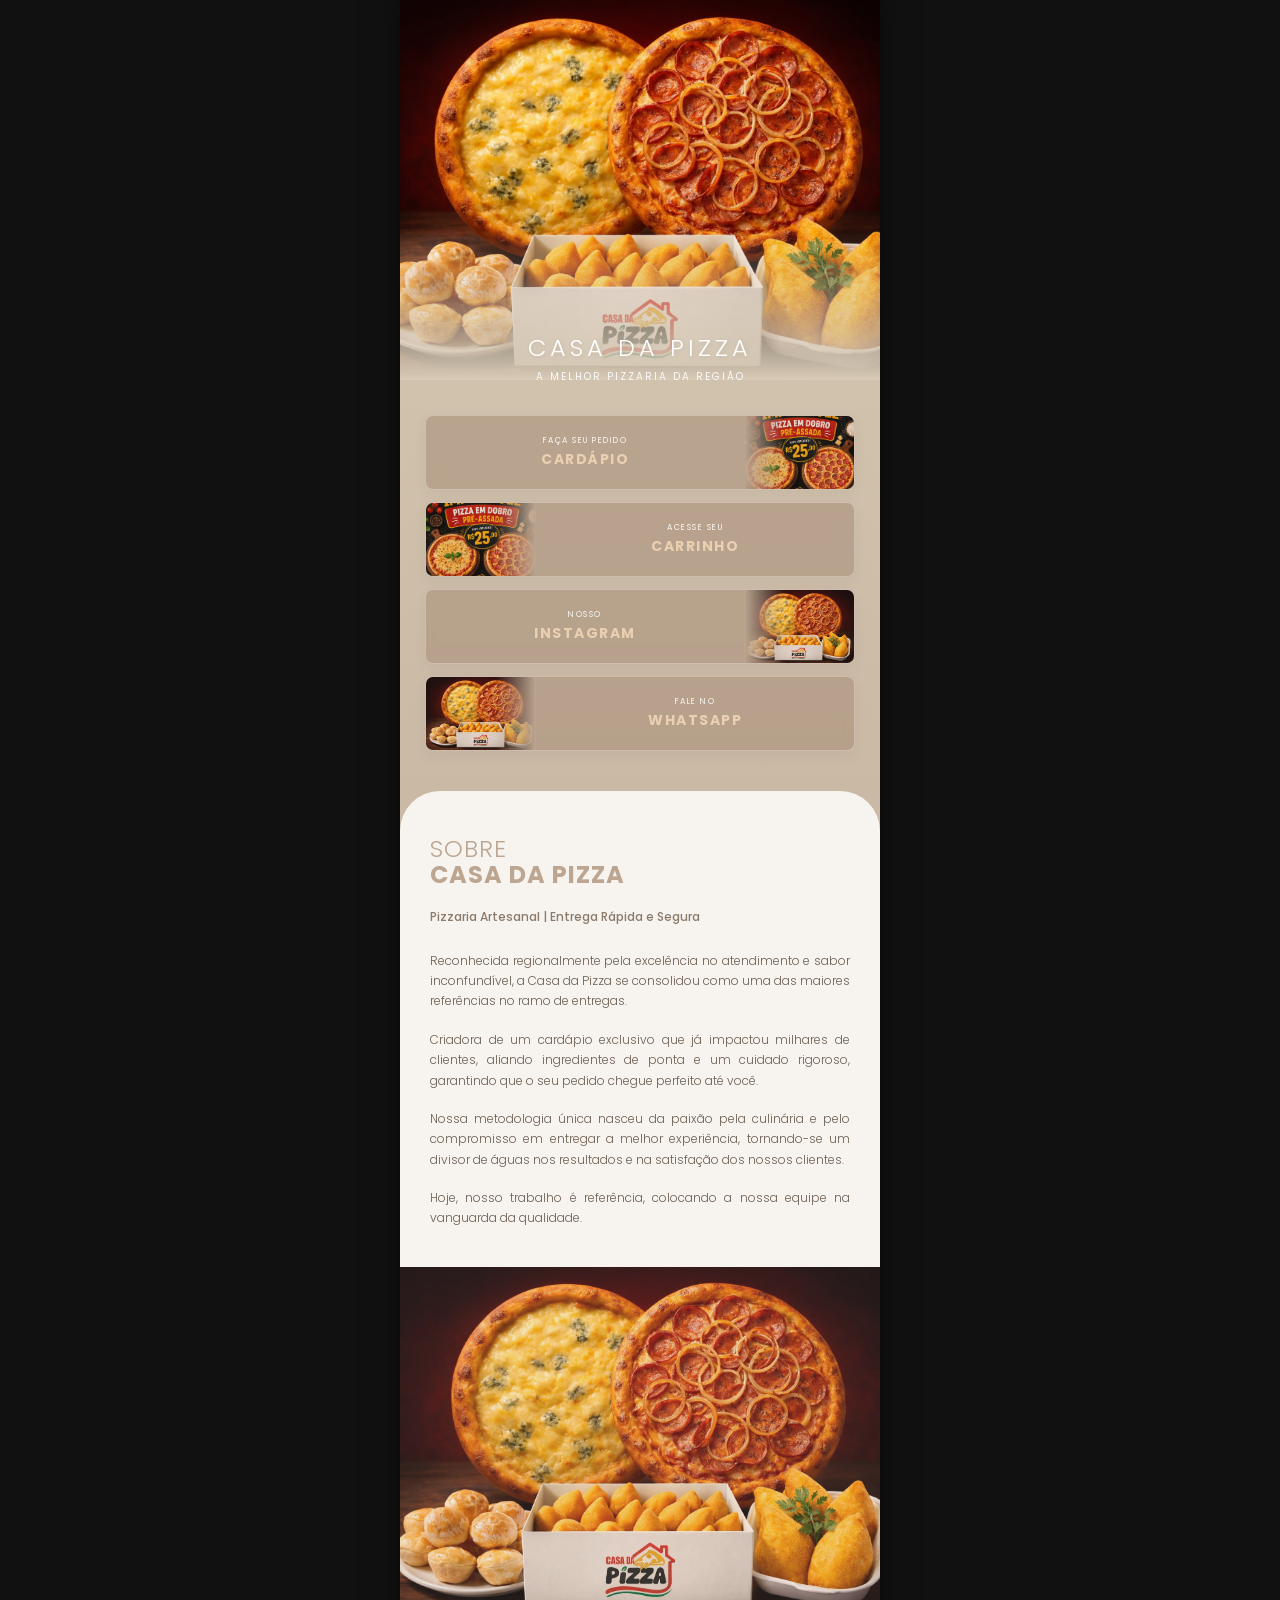
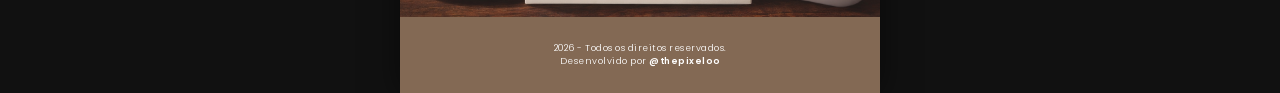
<file: bio.html>
<!DOCTYPE html>
<html lang="pt-br">
<head>
  <meta charset="UTF-8">
  <meta name="viewport" content="width=device-width, initial-scale=1.0">
  <title>Link da Bio</title>
  <link href="https://fonts.googleapis.com/css2?family=Poppins:wght@300;400;500;600;700&display=swap" rel="stylesheet">
  <style>
    :root {
      /* Paleta de cores inspirada na imagem */
      --bg-color: #BCA691; 
      --bg-gradient-top: #D7CAB6;
      --bg-gradient-bottom: #BCA691;
      
      --text-color: #fff;
      
      /* Botões */
      --btn-bg: rgba(169, 143, 122, 0.6);
      --btn-border: rgba(255, 255, 255, 0.3);
      --btn-text: #fff;
      --btn-title: #EAD0B1; /* Tom dourado claro para os títulos maiores nos botões */
      
      /* Seção Sobre */
      --about-bg: #F7F3EF;
      --about-text-dark: #6C5E51;
      --about-title: #BCA691;
      
      /* Footer */
      --footer-bg: #836954;
    }
    
    * {
      margin: 0;
      padding: 0;
      box-sizing: border-box;
      font-family: 'Poppins', sans-serif;
    }
    
    body {
      background-color: #111; /* Fundo escuro para desktop */
      display: flex;
      justify-content: center;
    }
    
    .mobile-container {
      width: 100%;
      max-width: 480px;
      background: linear-gradient(to bottom, var(--bg-gradient-top) 0%, var(--bg-gradient-bottom) 100%);
      min-height: 100vh;
      position: relative;
      overflow-x: hidden;
      box-shadow: 0 0 30px rgba(0,0,0,0.5);
    }
    
    /* ======== HERO ======== */
    .hero {
      position: relative;
      width: 100%;
      height: 380px;
    }
    .hero img {
      width: 100%;
      height: 100%;
      object-fit: cover;
      object-position: center;
    }
    /* Máscara de fade out na parte de baixo da imagem */
    .hero::after {
      content: '';
      position: absolute;
      bottom: 0;
      left: 0;
      width: 100%;
      height: 150px;
      background: linear-gradient(to bottom, rgba(215, 202, 182, 0) 0%, var(--bg-gradient-top) 100%);
    }
    
    /* ======== LOGO / TÍTULO ======== */
    .logo-area {
      text-align: center;
      position: relative;
      z-index: 10;
      margin-top: -50px; /* Sobe um pouco para ficar sobre o fade out da imagem */
      padding-bottom: 30px;
    }
    .logo-area h1 {
      font-size: 24px;
      font-weight: 300;
      color: #fff;
      letter-spacing: 4px;
      text-transform: uppercase;
      text-shadow: 1px 1px 5px rgba(0,0,0,0.1);
    }
    .logo-area p {
      font-size: 10px;
      color: #fff;
      letter-spacing: 2px;
      opacity: 0.9;
      text-transform: uppercase;
      margin-top: 4px;
    }

    /* ======== BOTÕES / LINKS ======== */
    .links-container {
      padding: 0 25px;
      display: flex;
      flex-direction: column;
      gap: 12px;
      margin-bottom: 40px;
    }

    .link-card {
      display: flex;
      align-items: center;
      justify-content: space-between;
      background: var(--btn-bg);
      border: 1px solid var(--btn-border);
      border-radius: 8px;
      padding: 0;
      text-decoration: none;
      color: var(--btn-text);
      box-shadow: 0 4px 15px rgba(0,0,0,0.05);
      transition: transform 0.2s ease, background 0.3s ease;
      height: 75px;
      overflow: hidden;
      position: relative;
      backdrop-filter: blur(5px);
    }
    .link-card:active {
      transform: scale(0.97);
      background: rgba(169, 143, 122, 0.8);
    }
    
    /* Variações de layout do botão */
    .link-card.img-left {
      flex-direction: row-reverse;
    }
    .link-card.img-right {
      flex-direction: row;
    }
    
    .link-text {
      flex: 1;
      text-align: center;
      padding: 0 10px;
      display: flex;
      flex-direction: column;
      justify-content: center;
      z-index: 2;
    }
    .link-text span.subtitle {
      font-size: 8px;
      font-weight: 400;
      letter-spacing: 1.5px;
      opacity: 0.9;
      text-transform: uppercase;
      margin-bottom: 2px;
    }
    .link-text span.title {
      font-size: 14px;
      font-weight: 700;
      letter-spacing: 1.5px;
      color: var(--btn-title);
      text-transform: uppercase;
    }

    .link-img-wrapper {
      width: 110px;
      height: 100%;
      position: relative;
      overflow: hidden;
    }
    
    /* Efeito de fade na imagem dentro do botão */
    .link-card.img-right .link-img-wrapper::before {
      content: '';
      position: absolute;
      left: 0; top: 0; bottom: 0; width: 40px;
      background: linear-gradient(to right, var(--bg-color), transparent);
      z-index: 1;
    }
    .link-card.img-left .link-img-wrapper::before {
      content: '';
      position: absolute;
      right: 0; top: 0; bottom: 0; width: 40px;
      background: linear-gradient(to left, var(--bg-color), transparent);
      z-index: 1;
    }
    
    .link-img-wrapper img {
      width: 100%;
      height: 100%;
      object-fit: cover;
      opacity: 0.9;
    }
    
    /* ======== SEÇÃO SOBRE ======== */
    .about-wrapper {
      background-color: var(--about-bg);
      /* Borda arredondada no topo da seção clara */
      border-radius: 40px 40px 0 0;
      position: relative;
      z-index: 2;
    }
    
    .about-section {
      padding: 45px 30px 20px;
      color: var(--about-text-dark);
    }
    
    .about-section h2 {
      font-size: 24px;
      font-weight: 300;
      margin-bottom: 20px;
      color: var(--about-title);
      line-height: 1.1;
      letter-spacing: 1px;
    }
    .about-section h2 strong {
      font-weight: 700;
      display: block;
    }
    
    .about-section .profession {
      font-size: 12px;
      font-weight: 500;
      margin-bottom: 25px;
      line-height: 1.4;
      color: #8C7B6B;
    }
    
    .about-section p {
      font-size: 12px;
      line-height: 1.7;
      margin-bottom: 18px;
      font-weight: 300;
      color: #6C5E51;
      text-align: justify;
    }
    
    /* ======== FOTO DE BAIXO ======== */
    .bottom-image {
      width: 100%;
      height: 350px;
      object-fit: cover;
      object-position: top center;
      display: block;
      /* Opcional: fazer a imagem se misturar se tiver fundo branco */
      mix-blend-mode: multiply; 
      opacity: 0.9;
    }
    
    /* ======== FOOTER ======== */
    .footer {
      background-color: var(--footer-bg);
      padding: 25px 20px;
      text-align: center;
      color: #fff;
      font-size: 9px;
      font-weight: 300;
      letter-spacing: 0.5px;
    }
    .footer a {
      color: #fff;
      font-weight: 600;
      text-decoration: none;
    }

  </style>
</head>
<body>

  <div class="mobile-container">
    
    <!-- 1. HERO SECTION -->
    <div class="hero">
      <img src="hero.jpg.png" alt="Hero Imagem Principal">
    </div>
    
    <!-- 2. LOGO / NOME -->
    <div class="logo-area">
      <h1>CASA DA PIZZA</h1>
      <p>A melhor pizzaria da região</p>
    </div>

    <!-- 3. BOTÕES / LINKS -->
    <div class="links-container">
      
      <!-- Botão com imagem na direita -->
      <a href="index.html" class="link-card img-right">
        <div class="link-text">
          <span class="subtitle">Faça seu Pedido</span>
          <span class="title">Cardápio</span>
        </div>
        <div class="link-img-wrapper">
          <img src="pizza em dobro.png.png" alt="Cardápio">
        </div>
      </a>

      <!-- Botão com imagem na esquerda -->
      <a href="carrinho.html" class="link-card img-left">
        <div class="link-text">
          <span class="subtitle">Acesse seu</span>
          <span class="title">Carrinho</span>
        </div>
        <div class="link-img-wrapper">
          <img src="pizza em dobro.png.png" alt="Carrinho">
        </div>
      </a>

      <!-- Botão com imagem na direita -->
      <a href="#" class="link-card img-right">
        <div class="link-text">
          <span class="subtitle">Nosso</span>
          <span class="title">Instagram</span>
        </div>
        <div class="link-img-wrapper">
          <img src="hero.jpg.png" alt="Instagram">
        </div>
      </a>
      
      <!-- Botão com imagem na esquerda -->
      <a href="#" class="link-card img-left">
        <div class="link-text">
          <span class="subtitle">Fale no</span>
          <span class="title">WhatsApp</span>
        </div>
        <div class="link-img-wrapper">
          <img src="hero.jpg.png" alt="WhatsApp">
        </div>
      </a>

    </div>

    <!-- 4. SEÇÃO SOBRE + FOTO DE FUNDO -->
    <div class="about-wrapper">
      
      <div class="about-section">
        <h2>SOBRE <br><strong>CASA DA PIZZA</strong></h2>
        
        <div class="profession">
          Pizzaria Artesanal | Entrega Rápida e Segura
        </div>
        
        <p>
          Reconhecida regionalmente pela excelência no atendimento e sabor inconfundível, a Casa da Pizza se consolidou como uma das maiores referências no ramo de entregas.
        </p>
        <p>
          Criadora de um cardápio exclusivo que já impactou milhares de clientes, aliando ingredientes de ponta e um cuidado rigoroso, garantindo que o seu pedido chegue perfeito até você.
        </p>
        <p>
          Nossa metodologia única nasceu da paixão pela culinária e pelo compromisso em entregar a melhor experiência, tornando-se um divisor de águas nos resultados e na satisfação dos nossos clientes.
        </p>
        <p>
          Hoje, nosso trabalho é referência, colocando a nossa equipe na vanguarda da qualidade.
        </p>
      </div>

      <!-- Foto de baixo (Substitua por outra foto se desejar) -->
      <img src="hero.jpg.png" class="bottom-image" alt="Foto Inferior">

    </div>
    
    <!-- 5. FOOTER -->
    <div class="footer">
      2026 - Todos os direitos reservados.<br>
      Desenvolvido por <a href="#" target="_blank">@thepixeloo</a>
    </div>

  </div>

</body>
</html>
</file>
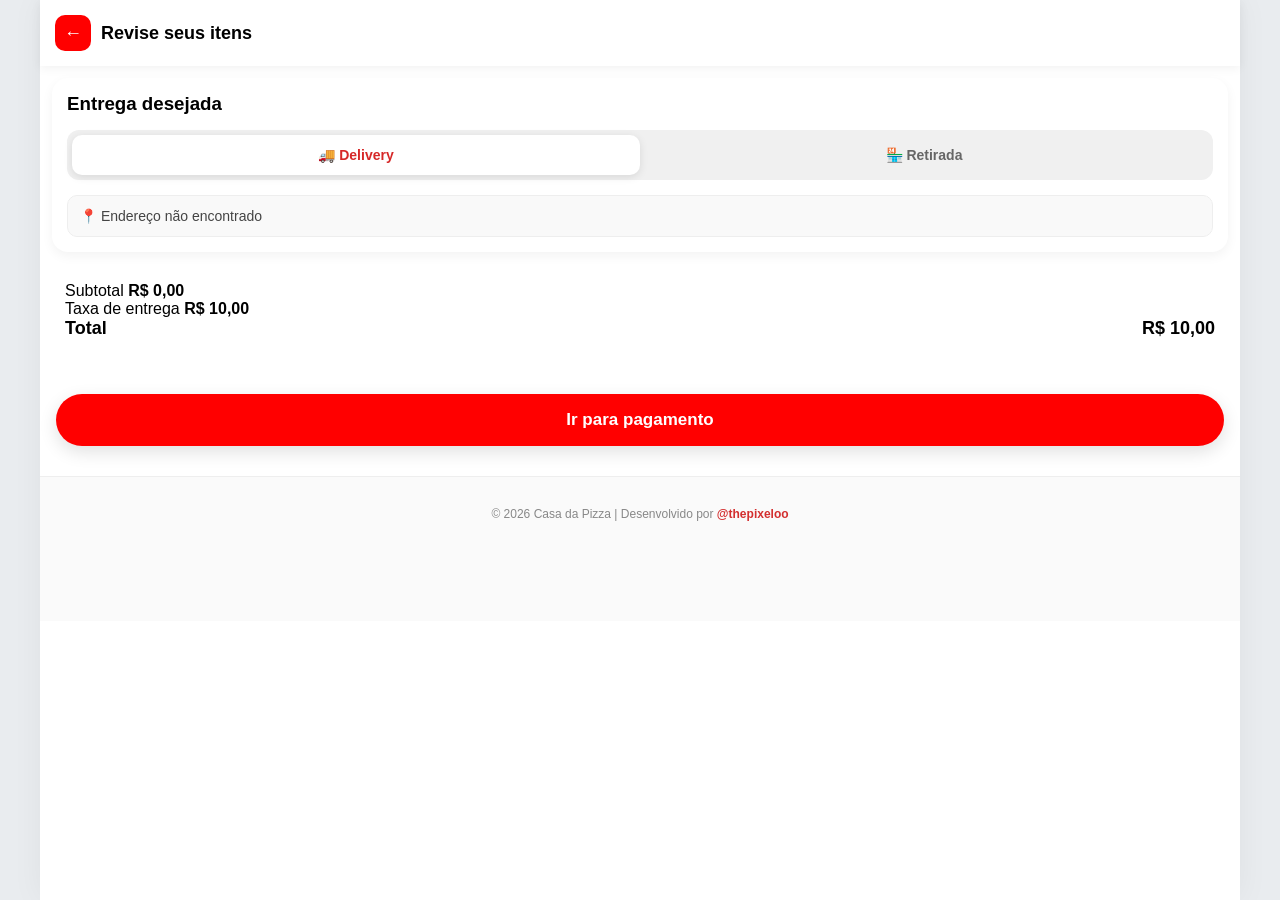
<file: carrinho.html>
<!DOCTYPE html>
<html lang="pt-BR">
<head>
<meta charset="UTF-8">
<meta name="viewport" content="width=device-width, initial-scale=1.0">
<title>Carrinho</title>
<link rel="stylesheet" href="style.css">
<link rel="icon" href="favicon.png" type="image/png">
<style>
  .delivery-toggle {
    display: flex;
    background: #f0f0f0;
    border-radius: 12px;
    padding: 5px;
    margin-top: 15px;
    margin-bottom: 15px;
  }
  .toggle-btn {
    flex: 1;
    text-align: center;
    padding: 12px 0;
    font-size: 14px;
    font-weight: 600;
    color: #666;
    border-radius: 10px;
    cursor: pointer;
    transition: all 0.3s ease;
  }
  .toggle-btn.ativa {
    background: #fff;
    color: #d62828;
    box-shadow: 0 2px 8px rgba(0,0,0,0.1);
  }
  .endereco-entrega {
    font-size: 14px;
    color: #444;
    background: #f9f9f9;
    padding: 12px;
    border-radius: 10px;
    border: 1px solid #eee;
    margin-top: 5px;
  }
</style>
</head>

<body>

    <div class="checkout-header">
  <button class="back-btn" onclick="history.back()">
    <span class="arrow">←</span>
  </button>
  <h1>Revise seus itens</h1>
</div>

<section id="itensCarrinho"></section>

<section class="card entrega">
  <h3>Entrega desejada</h3>

  <div class="delivery-toggle">
    <div class="toggle-btn ativa" id="btn-delivery" onclick="setEntrega('delivery')">
      🚚 Delivery
    </div>
    <div class="toggle-btn" id="btn-retirada" onclick="setEntrega('retirada')">
      🏪 Retirada
    </div>
  </div>

  <p class="endereco-entrega">
     <span id="endereco"></span>
  </p>
</section>

<section class="resumo">
  <div>
    <span>Subtotal</span>
    <strong id="subtotal">R$ 0,00</strong>
  </div>

  <div>
    <span>Taxa de entrega</span>
    <strong id="frete-text">R$ 10,00</strong>
  </div>

  <div class="total">
    <span>Total</span>
    <strong id="total">R$ 0,00</strong>
  </div>
</section>

<div class="payment-area">
  <button class="pay-btn" onclick="finalizarPedido()">Ir para pagamento</button>
</div>

<footer style="text-align: center; padding: 30px 10px 100px 10px; font-size: 12px; color: #888; background: #fafafa; border-top: 1px solid #eee;">
  © 2026 Casa da Pizza | Desenvolvido por <a href="https://www.instagram.com/thepixeloo/" target="_blank" style="color: #d32f2f; text-decoration: none; font-weight: bold;">@thepixeloo</a>
</footer>

<script>
let carrinho = JSON.parse(localStorage.getItem("carrinho")) || [];

carrinho = carrinho.filter(item =>
  item && item.nome && item.preco && !isNaN(item.preco)
);

// Atualiza o localStorage removendo os itens quebrados
localStorage.setItem("carrinho", JSON.stringify(carrinho));

const container = document.getElementById("itensCarrinho");

function renderCarrinho(){

  container.innerHTML = "";
  let subtotal = 0;

  carrinho.forEach((item, i) => {

    const precoUnit = parseFloat(item.preco);
const qtd = item.qtd || 1;
const totalItem = precoUnit * qtd;

subtotal += totalItem;

    container.innerHTML += `
      <div class="item">
        <img src="${item.img || 'https://images.unsplash.com/photo-1565299624946-b28f40a0ae38'}">

        <div>
          <h4>${item.nome}</h4>
          <p>${item.sabor || ""}${item.preparo ? " • Opção: " + item.preparo : ""}</p>

          ${item.observacao ? `<small>📝 ${item.observacao}</small>` : ""}

          <p class="preco">R$ ${(precoUnit * qtd).toFixed(2)}</p>
        </div>

        <div class="qtd-box">
  <button onclick="menos(${i})">−</button>
  <span>${item.qtd || 1}</span>
  <button onclick="mais(${i})">+</button>
</div>
    `;
  });

  const tipoEntrega = localStorage.getItem("tipoEntrega") || "delivery";
  const frete = tipoEntrega === "retirada" ? 0 : (parseFloat(localStorage.getItem("freteUsuario")) || 10);
  
  document.getElementById("subtotal").innerText = "R$ " + subtotal.toFixed(2).replace('.', ',');
  document.getElementById("frete-text").innerText = tipoEntrega === "retirada" ? "Grátis" : ("R$ " + frete.toFixed(2).replace('.', ','));
  document.getElementById("total").innerText = "R$ " + (subtotal + frete).toFixed(2).replace('.', ',');
}

function remover(i){
  carrinho.splice(i,1);
  localStorage.setItem("carrinho",JSON.stringify(carrinho));
  renderCarrinho();
}

function mais(i){
  carrinho[i].qtd = (carrinho[i].qtd || 1) + 1;
  localStorage.setItem("carrinho", JSON.stringify(carrinho));
  renderCarrinho();
}

function menos(i){
  if((carrinho[i].qtd || 1) > 1){
    carrinho[i].qtd--;
    localStorage.setItem("carrinho", JSON.stringify(carrinho));
    renderCarrinho();
  } else {
    remover(i);
  }
}

renderCarrinho();

function setEntrega(tipo) {
  const btnDelivery = document.getElementById("btn-delivery");
  const btnRetirada = document.getElementById("btn-retirada");
  const enderecoEl = document.getElementById("endereco");

  localStorage.setItem("tipoEntrega", tipo);

  if (tipo === 'retirada') {
    btnRetirada.classList.add("ativa");
    btnDelivery.classList.remove("ativa");
    enderecoEl.textContent = "📍 Retirada: Rua Odilio de Medeiros 210 (Chatuba)";
  } else {
    btnDelivery.classList.add("ativa");
    btnRetirada.classList.remove("ativa");
    const enderecoSalvo = localStorage.getItem("enderecoUsuario");
    enderecoEl.textContent = enderecoSalvo ? `📍 ${enderecoSalvo}` : "📍 Endereço não encontrado";
  }

  renderCarrinho();
}

// Inicializa a entrega corretamente
const tipoAtual = localStorage.getItem("tipoEntrega") || "delivery";
setEntrega(tipoAtual);

window.addEventListener("storage", () => {
  const tipoAtual = localStorage.getItem("tipoEntrega") || "delivery";
  if (tipoAtual === "delivery") {
    const enderecoSalvo = localStorage.getItem("enderecoUsuario");
    const enderecoEl = document.getElementById("endereco");
    if (enderecoEl && enderecoSalvo) {
      enderecoEl.textContent = `📍 ${enderecoSalvo}`;
    }
  }
});

function mostrarAlertaLojaFechada(msg) {
  const overlay = document.createElement("div");
  overlay.style.position = "fixed";
  overlay.style.top = "0";
  overlay.style.left = "0";
  overlay.style.width = "100vw";
  overlay.style.height = "100vh";
  overlay.style.backgroundColor = "rgba(0,0,0,0.6)";
  overlay.style.backdropFilter = "blur(5px)";
  overlay.style.zIndex = "25000";
  overlay.style.display = "flex";
  overlay.style.alignItems = "center";
  overlay.style.justifyContent = "center";
  overlay.style.opacity = "0";
  overlay.style.transition = "opacity 0.3s ease";

  const popup = document.createElement("div");
  popup.style.background = "#fff";
  popup.style.borderRadius = "24px";
  popup.style.padding = "30px 20px";
  popup.style.width = "90%";
  popup.style.maxWidth = "320px";
  popup.style.textAlign = "center";
  popup.style.boxShadow = "0 15px 35px rgba(0,0,0,0.2)";
  popup.style.transform = "scale(0.8)";
  popup.style.transition = "transform 0.3s cubic-bezier(0.175, 0.885, 0.32, 1.275)";

  popup.innerHTML = `
    <div style="font-size: 45px; margin-bottom: 10px;">🔒</div>
    <h3 style="margin: 0 0 10px; color: #222; font-family: 'Poppins', sans-serif; font-size: 22px;">Loja Fechada</h3>
    <p style="margin: 0 0 20px; color: #555; font-size: 14px; font-family: 'Poppins', sans-serif; line-height: 1.5;">${msg}</p>
    <button style="width: 100%; padding: 14px; background: #222; color: #fff; border: none; border-radius: 12px; font-weight: bold; cursor: pointer; font-family: 'Poppins', sans-serif; font-size: 15px;">Entendi</button>
  `;

  popup.querySelector("button").onclick = () => {
    overlay.style.opacity = "0";
    popup.style.transform = "scale(0.8)";
    setTimeout(() => overlay.remove(), 300);
  };

  overlay.appendChild(popup);
  document.body.appendChild(overlay);

  requestAnimationFrame(() => {
    overlay.style.opacity = "1";
    popup.style.transform = "scale(1)";
  });
}

function finalizarPedido() {
  if (window.lojaFechada) {
    mostrarAlertaLojaFechada("A loja está fechada. Não é possível enviar novos pedidos agora.");
    return;
  }
  const carrinho = JSON.parse(localStorage.getItem("carrinho")) || [];
  const endereco = localStorage.getItem("enderecoUsuario");

  if (carrinho.length === 0) {
    alert("Seu carrinho está vazio 🛒");
    return;
  }

  const tipoEntrega = localStorage.getItem("tipoEntrega") || "delivery";
  if (tipoEntrega === "delivery" && !endereco) {
    alert("Por favor, selecione um endereço 📍");
    return;
  }

  // tudo certo → vai para pagamento
  window.location.href = "pagamento.html";
}



</script>

  <!-- TRAVA DE HORÁRIO DO SITE -->
  <script>
    (function() {
      async function verificarHorarioLoja() {
        const agora = new Date();
        const hora = agora.getHours();
        const minutos = agora.getMinutes();
        
        // A loja abre das 18:00 a 00:00.
        let isFechadaExpediente = (hora < 18);
        
        // Verificar status manual via Google Sheets
        let forceStatus = null;
        try {
          const csvUrl = "https://docs.google.com/spreadsheets/d/e/2PACX-1vQYMTTe6KNxSLYQI76__LPoQsbCSTanvqMDKas7FsDVgkJCZJhCX0mOooD_ra1QbFyO7VXLKbzIsNkj/pub?output=csv";
          const response = await fetch(csvUrl + "&t=" + new Date().getTime()); // Evita cache
          const text = await response.text();
          const textoMin = text.toLowerCase();
          
          if (textoMin.includes("fechada") || textoMin.includes("fechado")) {
            forceStatus = true;
          } else if (textoMin.includes("aberta") || textoMin.includes("aberto")) {
            forceStatus = false;
          }
        } catch (e) {
          console.error("Erro ao ler status da loja", e);
        }

        const isFechada = forceStatus !== null ? forceStatus : isFechadaExpediente;
        window.lojaFechada = isFechada;
        
        if (isFechada) {
          if (!document.getElementById("store-closed-overlay") && !sessionStorage.getItem("lojaFechadaDismissed")) {
            // Embaça o conteúdo ao fundo
            Array.from(document.body.children).forEach(child => {
              if (child.id !== "store-closed-overlay" && child.tagName !== "SCRIPT" && child.tagName !== "STYLE") {
                child.style.transition = "filter 0.3s ease";
                child.style.filter = "blur(6px)";
                child.style.pointerEvents = "none";
              }
            });

            // Cria o overlay com fundo escuro translúcido e backdrop-filter
            const overlay = document.createElement("div");
            overlay.id = "store-closed-overlay";
            overlay.style.position = "fixed";
            overlay.style.top = "0";
            overlay.style.left = "0";
            overlay.style.width = "100vw";
            overlay.style.height = "100vh";
            overlay.style.backgroundColor = "rgba(0, 0, 0, 0.65)";
            overlay.style.backdropFilter = "blur(10px)";
            overlay.style.WebkitBackdropFilter = "blur(10px)";
            overlay.style.zIndex = "20000";
            overlay.style.display = "flex";
            overlay.style.alignItems = "center";
            overlay.style.justifyContent = "center";
            overlay.style.padding = "20px";
            overlay.style.boxSizing = "border-box";
            overlay.style.opacity = "0";
            overlay.style.transition = "opacity 0.4s ease";

            // Bloqueia a rolagem da página
            document.body.style.overflow = "hidden";

            // Cria o container do popup com design premium e animação
            const popup = document.createElement("div");
            popup.style.background = "#ffffff";
            popup.style.borderRadius = "28px";
            popup.style.padding = "35px 25px";
            popup.style.width = "100%";
            popup.style.maxWidth = "360px";
            popup.style.textAlign = "center";
            popup.style.boxShadow = "0 25px 50px rgba(0, 0, 0, 0.3)";
            popup.style.transform = "scale(0.8)";
            popup.style.transition = "transform 0.4s cubic-bezier(0.175, 0.885, 0.32, 1.275)";
            popup.style.boxSizing = "border-box";

            // Ícone de trava/fechado com gradiente
            const iconContainer = document.createElement("div");
            iconContainer.style.width = "75px";
            iconContainer.style.height = "75px";
            iconContainer.style.borderRadius = "50%";
            iconContainer.style.background = "linear-gradient(135deg, #ff416c, #ff4b2b)";
            iconContainer.style.display = "flex";
            iconContainer.style.alignItems = "center";
            iconContainer.style.justifyContent = "center";
            iconContainer.style.margin = "0 auto 20px auto";
            iconContainer.style.boxShadow = "0 10px 20px rgba(255, 65, 108, 0.3)";
            iconContainer.innerHTML = "<span style='font-size: 34px;'>🔒</span>";

            // Título
            const title = document.createElement("h2");
            title.innerText = "Loja Fechada";
            title.style.margin = "0 0 15px 0";
            title.style.color = "#222222";
            title.style.fontSize = "24px";
            title.style.fontWeight = "700";
            title.style.fontFamily = "'Poppins', sans-serif";

            // Mensagem descritiva
            const message = document.createElement("p");
            message.innerHTML = "No momento nossa loja está fechada.<br><br>Nosso horário de funcionamento é das <strong>18:00 a 00:00</strong>.<br><br>Voltaremos a atender às <strong>18:00</strong>!";
            message.style.margin = "0 0 25px 0";
            message.style.color = "#555555";
            message.style.fontSize = "14px";
            message.style.lineHeight = "1.6";
            message.style.fontFamily = "'Poppins', sans-serif";

            // Badge / Alerta de horário
            const badge = document.createElement("div");
            badge.innerHTML = "⏰ <strong>Abre hoje às 18:00</strong>";
            badge.style.background = "#fff5f5";
            badge.style.color = "#d62828";
            badge.style.padding = "10px 18px";
            badge.style.borderRadius = "14px";
            badge.style.fontSize = "13px";
            badge.style.display = "inline-block";
            badge.style.border = "1px solid #ffe3e3";
            badge.style.fontFamily = "'Poppins', sans-serif";

            // Botão Ver Cardápio
            const btnVerCardapio = document.createElement("button");
            btnVerCardapio.innerText = "Ver a Loja";
            btnVerCardapio.style.marginTop = "20px";
            btnVerCardapio.style.padding = "14px 24px";
            btnVerCardapio.style.background = "#222";
            btnVerCardapio.style.color = "#fff";
            btnVerCardapio.style.border = "none";
            btnVerCardapio.style.borderRadius = "12px";
            btnVerCardapio.style.cursor = "pointer";
            btnVerCardapio.style.fontWeight = "bold";
            btnVerCardapio.style.fontFamily = "'Poppins', sans-serif";
            btnVerCardapio.style.width = "100%";
            
            btnVerCardapio.onclick = () => {
              sessionStorage.setItem("lojaFechadaDismissed", "true");
              const overlayToRemove = document.getElementById("store-closed-overlay");
              if (overlayToRemove) overlayToRemove.remove();
              document.body.style.overflow = "";
              Array.from(document.body.children).forEach(child => {
                if (child.tagName !== "SCRIPT" && child.tagName !== "STYLE") {
                  child.style.filter = "";
                  child.style.pointerEvents = "";
                }
              });
            };

            popup.appendChild(iconContainer);
            popup.appendChild(title);
            popup.appendChild(message);
            popup.appendChild(badge);
            popup.appendChild(btnVerCardapio);
            overlay.appendChild(popup);
            document.body.appendChild(overlay);

            // Trigger de animação (fade in + pop)
            requestAnimationFrame(() => {
              overlay.style.opacity = "1";
              popup.style.transform = "scale(1)";
            });
          }
        } else {
          // Se estiver no horário de funcionamento (>= 18h), remove a trava caso exista
          const overlay = document.getElementById("store-closed-overlay");
          if (overlay) {
            overlay.remove();
            document.body.style.overflow = "";
            Array.from(document.body.children).forEach(child => {
              if (child.tagName !== "SCRIPT" && child.tagName !== "STYLE") {
                child.style.filter = "";
                child.style.pointerEvents = "";
              }
            });
          }
        }
      }

      // Executa ao carregar e monitora
      window.addEventListener("DOMContentLoaded", verificarHorarioLoja);
      if (document.readyState === "complete" || document.readyState === "interactive") {
        verificarHorarioLoja();
      }
      
      // Checa a cada minuto para destravar ou travar automaticamente
      setInterval(verificarHorarioLoja, 60000);
    })();
  </script>

</body>
</html>
</file>
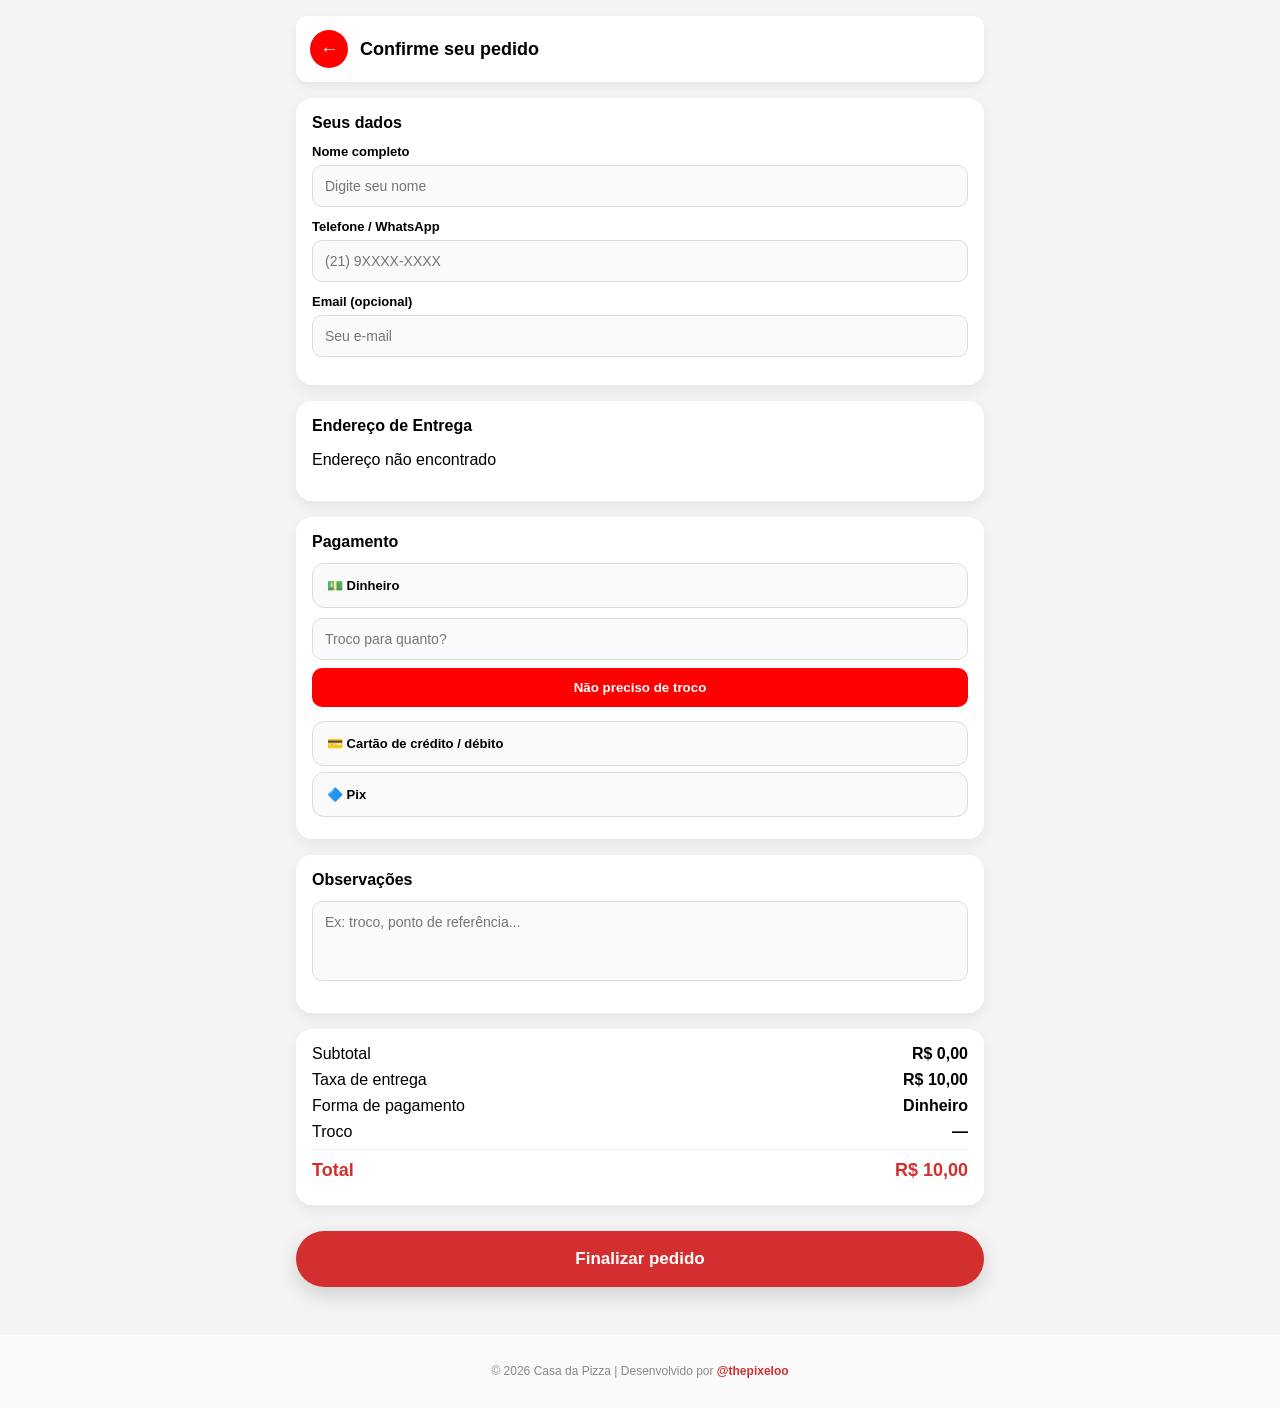
<file: pagamento.html>
<!DOCTYPE html>
<html lang="pt-BR">

<head>
  <meta charset="UTF-8">
  <meta name="viewport" content="width=device-width, initial-scale=1.0">
  <title>Pagamento</title>
  <link rel="stylesheet" href="pagamento.css">
  <link rel="icon" href="favicon.png" type="image/png">
</head>

<body>

  <div class="container">

    <header class="header">
      <button onclick="history.back()">←</button>
      <h2>Confirme seu pedido</h2>
    </header>

    <!-- SEUS DADOS -->
    <section class="card">
      <h3>Seus dados</h3>

      <label>Nome completo</label>
      <input type="text" id="nomeCliente" placeholder="Digite seu nome" required>

      <label>Telefone / WhatsApp</label>
      <input type="tel" id="telefoneCliente" placeholder="(21) 9XXXX-XXXX" required inputmode="numeric">

      <label>Email (opcional)</label>
      <input type="email" id="emailCliente" placeholder="Seu e-mail">
    </section>

    <!-- ENDEREÇO -->
    <section class="card">
      <h3 id="tituloEndereco">Endereço de Entrega</h3>
      <p id="endereco">Carregando endereço...</p>
    </section>

    <!-- PAGAMENTO -->
    <section class="card">
      <h3>Pagamento</h3>

      <label class="opcao">
        <input type="radio" name="pagamento" value="dinheiro" checked onchange="trocoToggle()">
        💵 Dinheiro
      </label>

      <div id="trocoBox" class="troco-box">
        <input type="radio" name="pagamento" value="dinheiro" checked onchange="trocoToggle()">
        <input type="text" id="trocoPara" placeholder="Troco para quanto?" inputmode="numeric">
        <button type="button" onclick="semTroco()">Não preciso de troco</button>
      </div>

      <label class="opcao">
        <input type="radio" name="pagamento" value="cartao" onchange="trocoToggle()">
        💳 Cartão de crédito / débito
      </label>

      <label class="opcao">
        <input type="radio" name="pagamento" value="pix" onchange="pagamentoToggle()">
        🔷 Pix
      </label>

      <div id="pixArea" class="pix-area">
        <div class="pix-box">
          <span id="pixChave">14224551730</span>
          <button type="button" id="btnCopiarPix" onclick="copiarPix()">Copiar</button>
        </div>

        <p class="pix-aviso">
          Pedro Otávio
          Banco: Nubank
          📲 Após finalizar o pedido, envie o comprovante de pagamento pelo WhatsApp.
        </p>
      </div>
    </section>

    <!-- OBSERVAÇÕES -->
    <section class="card">
      <h3>Observações</h3>
      <textarea id="obsPedido" placeholder="Ex: troco, ponto de referência..."></textarea>
    </section>

    <!-- RESUMO -->
    <section class="card">
      <div class="linha">
        <span>Subtotal</span>
        <strong id="subtotal">R$ 0,00</strong>
      </div>

      <div class="linha">
        <span>Taxa de entrega</span>
        <strong id="frete-text">R$ 10,00</strong>
      </div>

      <div class="linha" id="linhaPagamento">
        <span>Forma de pagamento</span>
        <strong id="formaPagamento">Dinheiro</strong>
      </div>

      <div class="linha" id="linhaTroco" style="display:none;">
        <span>Troco</span>
        <strong id="infoTroco">—</strong>
      </div>

      <div class="linha total">
        <span>Total</span>
        <strong id="total">R$ 0,00</strong>
      </div>
    </section>

    <!-- BOTÃO FINAL -->
    <button class="btn-finalizar" onclick="finalizar()">Finalizar pedido</button>

  </div>

  <footer style="text-align: center; padding: 30px 10px 30px 10px; font-size: 12px; color: #888; background: #fafafa; border-top: 1px solid #eee;">
    © 2026 Casa da Pizza | Desenvolvido por <a href="https://www.instagram.com/thepixeloo/" target="_blank" style="color: #d32f2f; text-decoration: none; font-weight: bold;">@thepixeloo</a>
  </footer>

  <script src="config.js?v=2"></script>
  <script>
    const carrinho = JSON.parse(localStorage.getItem("carrinho")) || [];
    const endereco = localStorage.getItem("enderecoUsuario");

    let subtotal = carrinho.reduce((s, i) => s + (parseFloat(i.preco) * (i.qtd || 1)), 0);
    const tipoEntrega = localStorage.getItem("tipoEntrega") || "delivery";
    const frete = tipoEntrega === "retirada" ? 0 : (parseFloat(localStorage.getItem("freteUsuario")) || 10);

    document.getElementById("subtotal").innerText = "R$ " + subtotal.toFixed(2).replace('.', ',');
    document.getElementById("frete-text").innerText = tipoEntrega === "retirada" ? "Grátis" : ("R$ " + frete.toFixed(2).replace('.', ','));
    document.getElementById("total").innerText = "R$ " + (subtotal + frete).toFixed(2).replace('.', ',');

    if (tipoEntrega === "retirada") {
      document.getElementById("tituloEndereco").innerText = "Local de Retirada";
      document.getElementById("endereco").innerText = "Rua Odilio de Medeiros 210 (Chatuba)";
    } else {
      document.getElementById("tituloEndereco").innerText = "Endereço de Entrega";
      document.getElementById("endereco").innerText = endereco || "Endereço não encontrado";
    }

    async function finalizar() {
      if (window.lojaFechada) {
        alert("A loja está fechada. Não é possível finalizar pedidos no momento.");
        return;
      }

      const nome = document.getElementById("nomeCliente").value.trim();
      const telefone = document.getElementById("telefoneCliente").value.trim();

      if (!nome) {
        alert("Por favor, informe seu nome.");
        return;
      }

      if (!telefone) {
        alert("Por favor, informe seu telefone.");
        return;
      }

      const telefoneNumeros = telefone.replace(/\D/g, "");
      if (telefoneNumeros.length < 10) {
        alert("Digite um telefone válido.");
        return;
      }

      const endereco = localStorage.getItem("enderecoUsuario");
      const carrinho = JSON.parse(localStorage.getItem("carrinho")) || [];
      const pagamento = document.querySelector('input[name="pagamento"]:checked').value;
      const troco = document.getElementById("infoTroco").textContent;
      const total = document.getElementById("total").textContent;

      const obsPedido = document.getElementById("obsPedido")
        ? document.getElementById("obsPedido").value
        : "";

      let textoItens = "";

      carrinho.forEach(item => {
        const qtd = item.qtd || 1;
        const precoTotalItem = (parseFloat(item.preco) * qtd).toFixed(2).replace('.', ',');
        let detalhesItem = item.sabor || "";
        if (item.preparo) detalhesItem += " • " + item.preparo;
        const detalhesTexto = detalhesItem ? ` (${detalhesItem})` : "";
        textoItens += `• ${qtd}x ${item.nome}${detalhesTexto} - R$ ${precoTotalItem}\n`;

        if (item.observacao) {
          textoItens += `   📝 Obs: ${item.observacao}\n`;
        }
      });

      // 🔥 SALVA NO PERFIL
      localStorage.setItem("cliente", JSON.stringify({
        nome: nome,
        telefone: telefone,
        email: document.getElementById("emailCliente")
          ? document.getElementById("emailCliente").value
          : ""
      }));

      const tipoEntregaMensagem = localStorage.getItem("tipoEntrega") || "delivery";
      let enderecoMensagem = "";

      if (tipoEntregaMensagem === "retirada") {
        enderecoMensagem = "🏪 Retirada na Loja: Rua Odilio de Medeiros 210 (Chatuba)";
      } else {
        enderecoMensagem = `📍 Endereço de Entrega:\n${endereco}`;
      }

      let primeiroNome = nome.split(' ')[0];
      let mensagem =
        `🧾 *PEDIDO CONFIRMADO!*\n\n` +
        `Eba, ${primeiroNome}! Já recebemos o seu pedido por aqui.\n\n` +
        `👤 *Cliente:* ${nome}\n` +
        `📞 *Contato:* ${telefone}\n\n` +
        `${enderecoMensagem}\n\n` +
        `🍕 *Seu pedido:*\n` +
        `${textoItens}`;

      if (obsPedido && obsPedido.trim() !== "") {
        mensagem += `\n\n📝 *Observações:*\n${obsPedido}`;
      }

      mensagem += `\n\n` +
        `💵 *Pagamento:* ${pagamento}\n` +
        `💵 *Troco:* ${troco}\n\n` +
        `💰 *Total: ${total}*\n\n` +
        `Obrigado por escolher a nossa casa! 🙏✨\n` +
        `Daqui a pouco mandamos atualizações!`;

      const numeroWhats = CONFIG.WHATSAPP_NUMERO;

      // Utilizando wa.me para forçar a abertura direto no aplicativo no celular da forma mais automática possível
      const urlWhats = `https://wa.me/${numeroWhats}?text=${encodeURIComponent(mensagem)}`;

      // Mudar texto do botão para dar feedback
      const btn = document.querySelector(".btn-finalizar");
      btn.innerText = "Enviando...";
      btn.disabled = true;

      // URL do Google Apps Script
      const GOOGLE_SCRIPT_URL = CONFIG.GOOGLE_SCRIPT_URL;

      const payloadPlanilha = {
        action: "novo_pedido",
        cliente: nome,
        telefone: telefone,
        total: total,
        itens: textoItens + (obsPedido ? ("\nObs: " + obsPedido) : ""),
        endereco: enderecoMensagem,
        pagamento: pagamento + (troco !== "—" ? (" (" + troco + ")") : "")
      };

      if (GOOGLE_SCRIPT_URL !== "COLE_AQUI_A_URL_DO_SEU_WEB_APP") {
        // Envia para o Google Sheets em segundo plano sem aguardar (para não atrasar o WhatsApp)
        try {
          fetch(GOOGLE_SCRIPT_URL, {
            method: "POST",
            body: JSON.stringify(payloadPlanilha),
            keepalive: true
          }).catch(err => console.log("Erro Google Sheets", err));
        } catch (err) {
          console.log("Erro Google Sheets", err);
        }
      }

      // Esvazia carrinho
      localStorage.removeItem("carrinho");

      // Redireciona a janela atual para o WhatsApp
      window.location.href = urlWhats;

      // Opcional: Volta para o index após um tempo maior para limpar a tela de pagamento
      setTimeout(() => {
        window.location.replace("index.html");
      }, 15000);
    }

    function trocoToggle() {
      const tipo = document.querySelector('input[name="pagamento"]:checked').value;
      const box = document.getElementById("trocoBox");
      const linhaTroco = document.getElementById("linhaTroco");
      const infoTroco = document.getElementById("infoTroco");

      if (tipo === "dinheiro") {
        box.classList.add("ativo");
        linhaTroco.style.display = "flex";
      } else {
        box.classList.remove("ativo");
        linhaTroco.style.display = "none";
        infoTroco.textContent = "—"; // 👈 limpa corretamente
      }
    }

    function semTroco() {
      document.getElementById("trocoPara").value = "";
      document.getElementById("infoTroco").textContent = "Não precisa de troco";
      document.getElementById("trocoBox").classList.remove("ativo");
    }

    document.getElementById("trocoPara").addEventListener("input", (e) => {
      document.getElementById("infoTroco").textContent =
        e.target.value ? `Troco para R$ ${e.target.value}` : "—";
    });

    trocoToggle();

    function atualizarFormaPagamento() {
      const tipo = document.querySelector('input[name="pagamento"]:checked').value;
      const texto = document.getElementById("formaPagamento");

      if (tipo === "dinheiro") {
        texto.textContent = "Dinheiro";
      } else if (tipo === "cartao") {
        texto.textContent = "Cartão de crédito / débito";
      } else if (tipo === "pix") {
        texto.textContent = "Pix";
      }
    }

    // chama quando muda
    document.querySelectorAll('input[name="pagamento"]').forEach(radio => {
      radio.addEventListener("change", atualizarFormaPagamento);
    });

    // inicia correto ao carregar
    atualizarFormaPagamento();

    function pagamentoToggle() {
      const tipo = document.querySelector('input[name="pagamento"]:checked').value;
      const pixBox = document.getElementById("pixBox");

      pixBox.classList.toggle("ativo", tipo === "pix");
    }

    document.querySelectorAll('input[name="pagamento"]').forEach(radio => {
      radio.addEventListener("change", pagamentoToggle);
    });

    function copiarPix() {
      const chave = document.getElementById("pixChave").innerText;
      const btn = document.getElementById("btnCopiarPix");

      if (navigator.clipboard && window.isSecureContext) {
        navigator.clipboard.writeText(chave);
      } else {
        // Fallback para quando o HTML for aberto direto da pasta (sem https)
        const textArea = document.createElement("textarea");
        textArea.value = chave;
        textArea.style.position = "fixed";
        textArea.style.opacity = "0";
        document.body.appendChild(textArea);
        textArea.focus();
        textArea.select();
        try {
          document.execCommand("copy");
        } catch (err) {
          console.error("Falha ao copiar", err);
        }
        document.body.removeChild(textArea);
      }

      btn.textContent = "Copiado ✓";
      btn.classList.add("copiado");

      setTimeout(() => {
        btn.textContent = "Copiar";
        btn.classList.remove("copiado");
      }, 2000);
    }

    pagamentoToggle();

    const trocoInput = document.getElementById("trocoPara");

    trocoInput.addEventListener("input", () => {
      let numeros = trocoInput.value.replace(/\D/g, "");

      if (!numeros) {
        trocoInput.value = "";
        document.getElementById("infoTroco").textContent = "—";
        return;
      }

      const valor = (parseInt(numeros) / 100).toFixed(2);

      const formatado = "R$ " + valor
        .replace(".", ",")
        .replace(/\B(?=(\d{3})+(?!\d))/g, ".");

      trocoInput.value = formatado;
      document.getElementById("infoTroco").textContent = `Troco para ${formatado}`;
    });

    function pagamentoToggle() {
      const tipo = document.querySelector('input[name="pagamento"]:checked').value;
      const pixArea = document.getElementById("pixArea");

      if (tipo === "pix") {
        pixArea.classList.add("ativo");
      } else {
        pixArea.classList.remove("ativo");
      }
    }

    pagamentoToggle();

    const tel = document.getElementById("telefoneCliente");

    if (tel) {
      tel.addEventListener("input", () => {

        let v = tel.value.replace(/\D/g, "");

        if (v.length > 11) v = v.slice(0, 11);

        if (v.length > 6) {
          tel.value = `(${v.slice(0, 2)}) ${v.slice(2, 7)}-${v.slice(7)}`;
        }
        else if (v.length > 2) {
          tel.value = `(${v.slice(0, 2)}) ${v.slice(2)}`;
        }
        else if (v.length > 0) {
          tel.value = `(${v}`;
        }
        else {
          tel.value = "";
        }
      });
    }

    ["nomeCliente", "telefoneCliente", "emailCliente"].forEach(id => {
      const input = document.getElementById(id);

      if (input) {
        input.addEventListener("input", () => {
          const cliente = {
            nome: document.getElementById("nomeCliente").value,
            telefone: document.getElementById("telefoneCliente").value,
            email: document.getElementById("emailCliente").value
          };

          localStorage.setItem("cliente", JSON.stringify(cliente));
        });
      }
    });

    window.addEventListener("load", () => {
      const cliente = JSON.parse(localStorage.getItem("cliente"));

      if (cliente) {
        document.getElementById("nomeCliente").value = cliente.nome || "";
        document.getElementById("telefoneCliente").value = cliente.telefone || "";
        document.getElementById("emailCliente").value = cliente.email || "";
      }
    });

    ["nomeCliente", "telefoneCliente", "emailCliente"].forEach(id => {
      const input = document.getElementById(id);

      if (input) {
        input.addEventListener("input", () => {
          const cliente = {
            nome: document.getElementById("nomeCliente").value,
            telefone: document.getElementById("telefoneCliente").value,
            email: document.getElementById("emailCliente").value
          };

          localStorage.setItem("cliente", JSON.stringify(cliente));
        });
      }
    });

  </script>

  <!-- TRAVA DE HORÁRIO DO SITE -->
  <script>
    (function() {
      async function verificarHorarioLoja() {
        const agora = new Date();
        const hora = agora.getHours();
        const minutos = agora.getMinutes();
        
        // A loja abre das 18:00 a 00:00.
        let isFechadaExpediente = (hora < 18);
        
        // Verificar status manual via Google Sheets
        let forceStatus = null;
        try {
          const csvUrl = CONFIG.CSV_STATUS_LOJA_URL;
          const response = await fetch(csvUrl + "&t=" + new Date().getTime()); // Evita cache
          const text = await response.text();
          const textoMin = text.toLowerCase();
          
          if (textoMin.includes("fechada") || textoMin.includes("fechado")) {
            forceStatus = true;
          } else if (textoMin.includes("aberta") || textoMin.includes("aberto")) {
            forceStatus = false;
          }
        } catch (e) {
          console.error("Erro ao ler status da loja", e);
        }

        const isFechada = forceStatus !== null ? forceStatus : isFechadaExpediente;
        window.lojaFechada = isFechada;
        
        if (isFechada) {
          if (!document.getElementById("store-closed-overlay") && !sessionStorage.getItem("lojaFechadaDismissed")) {
            // Embaça o conteúdo ao fundo
            Array.from(document.body.children).forEach(child => {
              if (child.id !== "store-closed-overlay" && child.tagName !== "SCRIPT" && child.tagName !== "STYLE") {
                child.style.transition = "filter 0.3s ease";
                child.style.filter = "blur(6px)";
                child.style.pointerEvents = "none";
              }
            });

            // Cria o overlay com fundo escuro translúcido e backdrop-filter
            const overlay = document.createElement("div");
            overlay.id = "store-closed-overlay";
            overlay.style.position = "fixed";
            overlay.style.top = "0";
            overlay.style.left = "0";
            overlay.style.width = "100vw";
            overlay.style.height = "100vh";
            overlay.style.backgroundColor = "rgba(0, 0, 0, 0.65)";
            overlay.style.backdropFilter = "blur(10px)";
            overlay.style.WebkitBackdropFilter = "blur(10px)";
            overlay.style.zIndex = "20000";
            overlay.style.display = "flex";
            overlay.style.alignItems = "center";
            overlay.style.justifyContent = "center";
            overlay.style.padding = "20px";
            overlay.style.boxSizing = "border-box";
            overlay.style.opacity = "0";
            overlay.style.transition = "opacity 0.4s ease";

            // Bloqueia a rolagem da página
            document.body.style.overflow = "hidden";

            // Cria o container do popup com design premium e animação
            const popup = document.createElement("div");
            popup.style.background = "#ffffff";
            popup.style.borderRadius = "28px";
            popup.style.padding = "35px 25px";
            popup.style.width = "100%";
            popup.style.maxWidth = "360px";
            popup.style.textAlign = "center";
            popup.style.boxShadow = "0 25px 50px rgba(0, 0, 0, 0.3)";
            popup.style.transform = "scale(0.8)";
            popup.style.transition = "transform 0.4s cubic-bezier(0.175, 0.885, 0.32, 1.275)";
            popup.style.boxSizing = "border-box";

            // Ícone de trava/fechado com gradiente
            const iconContainer = document.createElement("div");
            iconContainer.style.width = "75px";
            iconContainer.style.height = "75px";
            iconContainer.style.borderRadius = "50%";
            iconContainer.style.background = "linear-gradient(135deg, #ff416c, #ff4b2b)";
            iconContainer.style.display = "flex";
            iconContainer.style.alignItems = "center";
            iconContainer.style.justifyContent = "center";
            iconContainer.style.margin = "0 auto 20px auto";
            iconContainer.style.boxShadow = "0 10px 20px rgba(255, 65, 108, 0.3)";
            iconContainer.innerHTML = "<span style='font-size: 34px;'>🔒</span>";

            // Título
            const title = document.createElement("h2");
            title.innerText = "Loja Fechada";
            title.style.margin = "0 0 15px 0";
            title.style.color = "#222222";
            title.style.fontSize = "24px";
            title.style.fontWeight = "700";
            title.style.fontFamily = "'Poppins', sans-serif";

            // Mensagem descritiva
            const message = document.createElement("p");
            message.innerHTML = "No momento nossa loja está fechada.<br><br>Nosso horário de funcionamento é das <strong>18:00 a 00:00</strong>.<br><br>Voltaremos a atender às <strong>18:00</strong>!";
            message.style.margin = "0 0 25px 0";
            message.style.color = "#555555";
            message.style.fontSize = "14px";
            message.style.lineHeight = "1.6";
            message.style.fontFamily = "'Poppins', sans-serif";

            // Badge / Alerta de horário
            const badge = document.createElement("div");
            badge.innerHTML = "⏰ <strong>Abre hoje às 18:00</strong>";
            badge.style.background = "#fff5f5";
            badge.style.color = "#d62828";
            badge.style.padding = "10px 18px";
            badge.style.borderRadius = "14px";
            badge.style.fontSize = "13px";
            badge.style.display = "inline-block";
            badge.style.border = "1px solid #ffe3e3";
            badge.style.fontFamily = "'Poppins', sans-serif";

            // Botão Ver Cardápio
            const btnVerCardapio = document.createElement("button");
            btnVerCardapio.innerText = "Ver a Loja";
            btnVerCardapio.style.marginTop = "20px";
            btnVerCardapio.style.padding = "14px 24px";
            btnVerCardapio.style.background = "#222";
            btnVerCardapio.style.color = "#fff";
            btnVerCardapio.style.border = "none";
            btnVerCardapio.style.borderRadius = "12px";
            btnVerCardapio.style.cursor = "pointer";
            btnVerCardapio.style.fontWeight = "bold";
            btnVerCardapio.style.fontFamily = "'Poppins', sans-serif";
            btnVerCardapio.style.width = "100%";
            
            btnVerCardapio.onclick = () => {
              sessionStorage.setItem("lojaFechadaDismissed", "true");
              const overlayToRemove = document.getElementById("store-closed-overlay");
              if (overlayToRemove) overlayToRemove.remove();
              document.body.style.overflow = "";
              Array.from(document.body.children).forEach(child => {
                if (child.tagName !== "SCRIPT" && child.tagName !== "STYLE") {
                  child.style.filter = "";
                  child.style.pointerEvents = "";
                }
              });
            };

            popup.appendChild(iconContainer);
            popup.appendChild(title);
            popup.appendChild(message);
            popup.appendChild(badge);
            popup.appendChild(btnVerCardapio);
            overlay.appendChild(popup);
            document.body.appendChild(overlay);

            // Trigger de animação (fade in + pop)
            requestAnimationFrame(() => {
              overlay.style.opacity = "1";
              popup.style.transform = "scale(1)";
            });
          }
        } else {
          // Se estiver no horário de funcionamento (>= 18h), remove a trava caso exista
          const overlay = document.getElementById("store-closed-overlay");
          if (overlay) {
            overlay.remove();
            document.body.style.overflow = "";
            Array.from(document.body.children).forEach(child => {
              if (child.tagName !== "SCRIPT" && child.tagName !== "STYLE") {
                child.style.filter = "";
                child.style.pointerEvents = "";
              }
            });
          }
        }
      }

      // Executa ao carregar e monitora
      window.addEventListener("DOMContentLoaded", verificarHorarioLoja);
      if (document.readyState === "complete" || document.readyState === "interactive") {
        verificarHorarioLoja();
      }
      
      // Checa a cada minuto para destravar ou travar automaticamente
      setInterval(verificarHorarioLoja, 60000);
    })();
  </script>

</body>

</html>
</file>
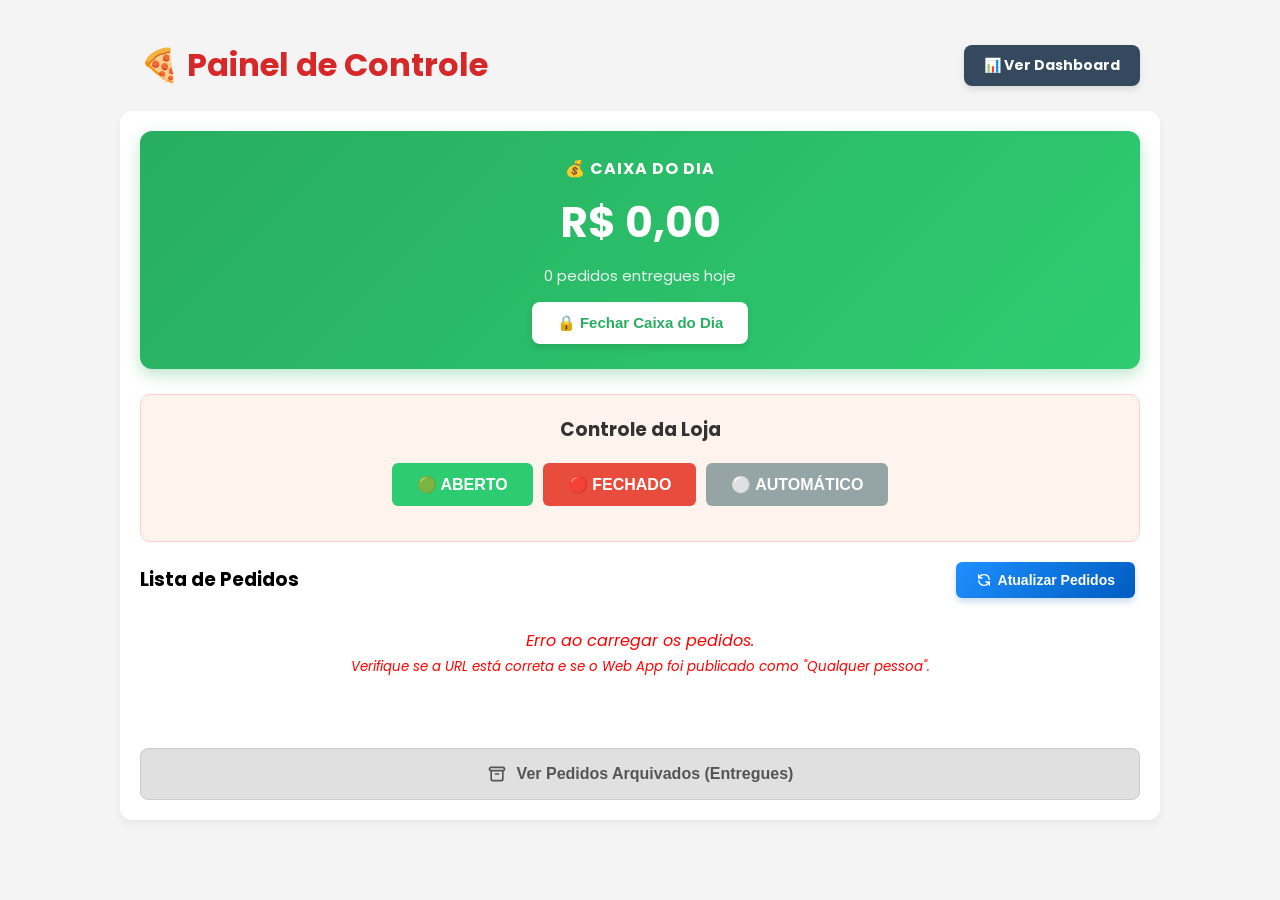
<file: painel.html>
<!DOCTYPE html>
<html lang="pt-BR">

<head>
  <meta charset="UTF-8">
  <meta name="viewport" content="width=device-width, initial-scale=1.0">
  <title>Painel da Pizzaria</title>
  <link href="https://fonts.googleapis.com/css2?family=Poppins:wght@300;400;600;700&display=swap" rel="stylesheet">
  <link rel="icon" href="favicon.png" type="image/png">
  
  <!-- Configurações PWA (Aplicativo) -->
  <link rel="manifest" href="manifest_painel.json">
  <link rel="apple-touch-icon" href="favicon.png">
  <meta name="apple-mobile-web-app-capable" content="yes">
  <meta name="apple-mobile-web-app-status-bar-style" content="black-translucent">
  <meta name="apple-mobile-web-app-title" content="Painel">
  
  <style>
    body {
      font-family: 'Poppins', sans-serif;
      background: #f4f4f4;
      margin: 0;
      padding: 20px;
    }

    h1 {
      text-align: center;
      color: #d62828;
    }

    .container {
      max-width: 1000px;
      margin: 0 auto;
      background: #fff;
      border-radius: 12px;
      padding: 20px;
      box-shadow: 0 4px 10px rgba(0, 0, 0, 0.05);
    }

    table {
      width: 100%;
      border-collapse: collapse;
      margin-top: 20px;
    }

    th,
    td {
      padding: 12px;
      text-align: left;
      border-bottom: 1px solid #ddd;
      font-size: 14px;
    }

    th {
      background: #f9f9f9;
    }

    .btn {
      padding: 8px 12px;
      border: none;
      border-radius: 6px;
      cursor: pointer;
      font-size: 13px;
      font-weight: bold;
      margin-right: 5px;
      color: white;
      transition: 0.2s;
    }

    .btn:hover {
      opacity: 0.8;
      transform: scale(0.95);
    }

    .btn-preparando {
      background: #3498db;
    }

    .btn-saiu {
      background: #e67e22;
    }

    .btn-entregue {
      background: #2ecc71;
    }

    .btn-atualizar {
      background: linear-gradient(135deg, #1e90ff, #005cbf);
      padding: 10px 20px;
      font-size: 14px;
      display: inline-flex;
      align-items: center;
      justify-content: center;
      box-shadow: 0 4px 6px rgba(0, 92, 191, 0.2);
      border: none;
      color: white;
      border-radius: 6px;
      cursor: pointer;
      font-weight: bold;
      transition: 0.2s;
    }

    .btn-atualizar:hover {
      background: linear-gradient(135deg, #005cbf, #004085);
      transform: translateY(-2px);
      box-shadow: 0 6px 12px rgba(0, 92, 191, 0.3);
    }

    .btn-controle {
      border: none;
      padding: 12px 25px;
      border-radius: 6px;
      font-weight: bold;
      font-size: 16px;
      cursor: pointer;
      color: white;
      transition: 0.2s;
    }

    .btn-controle:hover {
      opacity: 0.8;
      transform: scale(0.95);
    }

    .btn-aberto {
      background: #2ecc71;
    }

    .btn-fechado {
      background: #e74c3c;
    }

    .btn-automatico {
      background: #95a5a6;
    }

    .controle-header {
      display: flex;
      justify-content: center;
      gap: 10px;
      flex-wrap: wrap;
    }

    .lista-header {
      display: flex; 
      justify-content: space-between; 
      align-items: center; 
      margin-top: 10px;
    }

    /* Modal Customizado */
    .modal-overlay {
      position: fixed;
      top: 0; left: 0; width: 100%; height: 100%;
      background: rgba(0, 0, 0, 0.6);
      display: none;
      align-items: center;
      justify-content: center;
      z-index: 9999;
      backdrop-filter: blur(4px);
    }
    .modal-content {
      background: #fff;
      padding: 30px;
      border-radius: 12px;
      max-width: 400px;
      width: 90%;
      text-align: center;
      box-shadow: 0 10px 25px rgba(0,0,0,0.2);
    }
    .modal-title {
      font-size: 20px;
      font-weight: bold;
      color: #333;
      margin-bottom: 15px;
    }
    .modal-text {
      font-size: 14px;
      color: #666;
      margin-bottom: 25px;
      line-height: 1.5;
    }
    .modal-buttons {
      display: flex;
      justify-content: center;
      gap: 15px;
    }
    .btn-modal-cancel {
      background: #eee;
      color: #555;
      padding: 12px 20px;
      border-radius: 8px;
      border: none;
      font-weight: bold;
      cursor: pointer;
      flex: 1;
      transition: 0.2s;
    }
    .btn-modal-cancel:hover { background: #ddd; }
    
    .btn-modal-confirm {
      background: #27ae60;
      color: #fff;
      padding: 12px 20px;
      border-radius: 8px;
      border: none;
      font-weight: bold;
      cursor: pointer;
      flex: 1;
      transition: 0.2s;
    }
    .btn-modal-confirm:hover { background: #219653; transform: scale(1.02); }

    .status-badge {
      padding: 4px 8px;
      border-radius: 12px;
      font-size: 12px;
      font-weight: bold;
      color: white;
      display: inline-block;
    }

    .status-Recebido {
      background: #f1c40f;
      color: #333;
    }

    .status-Preparando {
      background: #3498db;
    }

    .status-Saiu {
      background: #e67e22;
    }

    .status-Entregue {
      background: #2ecc71;
    }

    #url-config {
      display: flex;
      gap: 10px;
      margin-bottom: 20px;
      background: #fff3ee;
      padding: 15px;
      border-radius: 10px;
      border: 1px solid #ffcccb;
    }

    #url-config input {
      flex: 1;
      padding: 10px;
      border-radius: 6px;
      border: 1px solid #ccc;
    }

    #url-config button {
      padding: 10px 20px;
      background: #d62828;
      color: white;
      border: none;
      border-radius: 6px;
      cursor: pointer;
      font-weight: bold;
    }

    .loading {
      text-align: center;
      padding: 30px;
      font-style: italic;
      color: #777;
    }

    /* Responsivo básico */
    @media (max-width: 768px) {

      table,
      thead,
      tbody,
      th,
      td,
      tr {
        display: block;
      }

      thead tr {
        position: absolute;
        top: -9999px;
        left: -9999px;
      }

      tr {
        margin-bottom: 15px;
        border: 1px solid #ddd;
        border-radius: 8px;
        overflow: hidden;
      }

      td {
        border: none;
        border-bottom: 1px solid #eee;
        position: relative;
        padding-left: 40%;
      }

      td:before {
        position: absolute;
        left: 10px;
        width: 35%;
        padding-right: 10px;
        font-weight: bold;
      }

      td:nth-of-type(1):before {
        content: "ID";
      }

      td:nth-of-type(2):before {
        content: "Data";
      }

      td:nth-of-type(3):before {
        content: "Cliente";
      }

      td:nth-of-type(4):before {
        content: "Status";
      }

      td:nth-of-type(5):before {
        content: "Ações";
      }

      .btn {
        display: block;
        width: 100%;
        margin-bottom: 5px;
      }

      .btn-atualizar {
        width: 100%;
      }

      .btn-controle {
        width: 100%;
        margin-bottom: 8px;
      }

      .controle-header {
        flex-direction: column;
        gap: 0;
      }

      .lista-header {
        flex-direction: column;
        gap: 15px;
        text-align: center;
      }
    }
  </style>
</head>

<body>

  <div style="display: flex; justify-content: space-between; align-items: center; max-width: 1000px; margin: 0 auto; padding: 0 20px;">
    <h1>🍕 Painel de Controle</h1>
    <a href="dashboard.html" style="background: #34495e; color: white; padding: 10px 20px; border-radius: 8px; text-decoration: none; font-weight: bold; font-size: 14px; box-shadow: 0 4px 6px rgba(0,0,0,0.1); transition: 0.2s;">📊 Ver Dashboard</a>
  </div>

  <div class="container">

    <div id="url-config" style="display: none;">
      <input type="text" id="scriptUrl" placeholder="Cole aqui a URL do seu Google Apps Script (Web App)...">
      <button onclick="salvarUrl()">Salvar e Conectar</button>
    </div>

    <!-- Caixa do Dia -->
    <div style="background: linear-gradient(135deg, #27ae60, #2ecc71); color: white; padding: 25px; border-radius: 12px; margin-bottom: 25px; text-align: center; box-shadow: 0 6px 15px rgba(39, 174, 96, 0.3);">
      <h3 style="margin: 0; font-size: 16px; text-transform: uppercase; letter-spacing: 1px;">💰 Caixa do Dia</h3>
      <div style="font-size: 42px; font-weight: bold; margin: 10px 0;" id="caixa-valor">R$ 0,00</div>
      <div style="font-size: 15px; opacity: 0.9; margin-bottom: 15px;" id="caixa-qtd">0 pedidos entregues hoje</div>
      <button id="btn-fechar-caixa" onclick="fecharCaixa()" style="background: white; color: #27ae60; border: none; padding: 12px 25px; border-radius: 8px; font-weight: bold; font-size: 15px; cursor: pointer; transition: 0.2s; box-shadow: 0 4px 6px rgba(0,0,0,0.1);">
        🔒 Fechar Caixa do Dia
      </button>
    </div>

    <!-- Controle da Loja -->
    <div
      style="background: #fff3ee; padding: 20px; border-radius: 10px; border: 1px solid #ffcccb; margin-bottom: 20px; text-align: center;">
      <h3 style="margin-top: 0; color: #333;">Controle da Loja</h3>
      <div class="controle-header">
        <button class="btn-controle btn-aberto" onclick="alterarStatusLoja('ABERTO')">🟢 ABERTO</button>
        <button class="btn-controle btn-fechado" onclick="alterarStatusLoja('FECHADO')">🔴 FECHADO</button>
        <button class="btn-controle btn-automatico" onclick="alterarStatusLoja('AUTOMÁTICO')">⚪ AUTOMÁTICO</button>
      </div>
      <div id="status-loja-feedback" style="margin-top: 15px; font-weight: bold; font-size: 14px;"></div>
    </div>

    <div class="lista-header">
      <h3 style="margin: 0;">Lista de Pedidos</h3>
      <button class="btn btn-atualizar" onclick="carregarPedidos()">
        <svg style="width:16px; height:16px; margin-right:6px; vertical-align:-3px;" fill="none" stroke="currentColor"
          viewBox="0 0 24 24" xmlns="http://www.w3.org/2000/svg">
          <path stroke-linecap="round" stroke-linejoin="round" stroke-width="2"
            d="M4 4v5h.582m15.356 2A8.001 8.001 0 004.582 9m0 0H9m11 11v-5h-.581m0 0a8.003 8.003 0 01-15.357-2m15.357 2H15">
          </path>
        </svg>
        Atualizar Pedidos
      </button>
    </div>

    <div id="pedidos-container">
      <!-- Tabela injetada via JavaScript -->
    </div>

    <!-- Seção de Arquivados -->
    <div style="margin-top: 40px;">
      <button onclick="toggleArquivados()" style="width: 100%; padding: 15px; background: #e0e0e0; border: 1px solid #ccc; border-radius: 8px; font-weight: bold; font-size: 16px; cursor: pointer; color: #555; display: flex; justify-content: center; align-items: center; gap: 10px; transition: 0.2s;">
        <svg style="width:20px; height:20px;" fill="none" stroke="currentColor" viewBox="0 0 24 24" xmlns="http://www.w3.org/2000/svg"><path stroke-linecap="round" stroke-linejoin="round" stroke-width="2" d="M5 8h14M5 8a2 2 0 110-4h14a2 2 0 110 4M5 8v10a2 2 0 002 2h10a2 2 0 002-2V8m-9 4h4"></path></svg>
        Ver Pedidos Arquivados (Entregues)
      </button>
      <div id="arquivados-container" style="display: none; margin-top: 15px; opacity: 0.7;">
      </div>
    </div>

  </div>

  <!-- Modal de Confirmação do Caixa -->
  <div id="modal-fechar-caixa" class="modal-overlay">
    <div class="modal-content">
      <div class="modal-title">💰 Fechar o Caixa?</div>
      <div class="modal-text">
        Tem certeza que deseja fechar o caixa de hoje?<br><br>
        Todos os pedidos atuais serão movidos para o <b>Histórico de Pedidos</b> e o valor total arrecadado no dia será salvo na sua aba <b>Caixa do Mês</b>.
      </div>
      <div class="modal-buttons">
        <button class="btn-modal-cancel" onclick="fecharModalCaixa()">Cancelar</button>
        <button class="btn-modal-confirm" onclick="confirmarFecharCaixa()">Sim, Fechar Caixa</button>
      </div>
    </div>
  </div>

  <!-- Modal de Sucesso do Caixa -->
  <div id="modal-sucesso-caixa" class="modal-overlay">
    <div class="modal-content" style="max-width: 350px;">
      <div style="font-size: 40px; margin-bottom: 10px;">✅</div>
      <div class="modal-title">Caixa Fechado!</div>
      <div class="modal-text">
        O caixa foi fechado com sucesso e os dados foram salvos na planilha.
      </div>
      <button class="btn-modal-confirm" style="width: 100%;" onclick="fecharModalSucesso()">Maravilha</button>
    </div>
  </div>

  <script src="config.js?v=2"></script>
  <script>
    const DEFAULT_URL = CONFIG.GOOGLE_SCRIPT_URL;
    let GOOGLE_SCRIPT_URL = localStorage.getItem("googleAppUrl") || DEFAULT_URL;

    if (GOOGLE_SCRIPT_URL) {
      document.getElementById("scriptUrl").value = GOOGLE_SCRIPT_URL;
      carregarPedidos();
    }

    function salvarUrl() {
      const url = document.getElementById("scriptUrl").value.trim();
      if (url) {
        localStorage.setItem("googleAppUrl", url);
        GOOGLE_SCRIPT_URL = url;
        carregarPedidos();
      }
    }

    function alterarStatusLoja(status) {
      if (!GOOGLE_SCRIPT_URL) {
        alert("Por favor, configure a URL do Google Script primeiro!");
        return;
      }

      const feedback = document.getElementById("status-loja-feedback");
      feedback.innerText = "Atualizando...";
      feedback.style.color = "#666";

      fetch(GOOGLE_SCRIPT_URL, {
        method: "POST",
        mode: "no-cors",
        body: JSON.stringify({
          action: "alterar_status_loja",
          status: status
        })
      })
      .then(() => {
        feedback.innerText = "Status da loja alterado para: " + status;
        feedback.style.color = status === "ABERTO" ? "#2ecc71" : (status === "FECHADO" ? "#e74c3c" : "#95a5a6");
      })
      .catch(err => {
        feedback.innerText = "Erro ao se comunicar com o sistema!";
        feedback.style.color = "red";
        console.error("Erro status loja:", err);
      });
    }

    function carregarPedidos() {
      if (!GOOGLE_SCRIPT_URL) return;

      const container = document.getElementById("pedidos-container");
      container.innerHTML = '<div class="loading">Carregando pedidos da planilha... ⏳</div>';

      fetch(GOOGLE_SCRIPT_URL + "?action=listar_pedidos")
        .then(res => res.json())
        .then(data => {
          renderizarTabela(data);
        })
        .catch(err => {
          container.innerHTML = `<div class="loading" style="color: red;">Erro ao carregar os pedidos.<br><small>Verifique se a URL está correta e se o Web App foi publicado como "Qualquer pessoa".</small></div>`;
        });
    }

    function toggleArquivados() {
      const container = document.getElementById("arquivados-container");
      if (container.style.display === "none") {
        container.style.display = "block";
      } else {
        container.style.display = "none";
      }
    }

    function gerarHtmlTabela(listaPedidos) {
      if (!listaPedidos || listaPedidos.length === 0) {
        return '<div class="loading">Nenhum pedido nesta lista.</div>';
      }

      let html = `
        <table>
          <thead>
            <tr>
              <th>ID</th>
              <th>Data</th>
              <th>Cliente</th>
              <th>Status</th>
              <th>Ações de Status (Abre o WhatsApp)</th>
            </tr>
          </thead>
          <tbody>
      `;

      listaPedidos.forEach(p => {
        let idStr = p.ID || p["ID do Pedido"] || p["Id"] || p["id"] || "";
        let dataStr = p.Data || p["Data e Hora"] || "";
        let clienteStr = p.Cliente || p["Nome do Cliente"] || p["Nome"] || "";
        let telefoneStr = p.Telefone || p["WhatsApp"] || p["Contato"] || "";
        let totalStr = p.Total || p["Total (R$)"] || "";
        let statusStr = p.Status || "Recebido";

        let statusClass = "status-" + statusStr.split(' ')[0];

        html += `
          <tr>
            <td><strong>#${idStr}</strong></td>
            <td style="color: #666; font-size: 12px;">${dataStr}</td>
            <td>
              <strong>${clienteStr}</strong><br>
              <small>${telefoneStr}</small><br>
              <small style="color: #d62828; font-weight: bold;">R$ ${totalStr}</small>
            </td>
            <td><span class="status-badge ${statusClass}">${statusStr}</span></td>
            <td>
              <button class="btn btn-preparando" onclick="atualizarStatus('${idStr}', 'Preparando', '${clienteStr}', '${telefoneStr}')">🔵 Preparando</button>
              <button class="btn btn-saiu" onclick="atualizarStatus('${idStr}', 'Saiu para Entrega', '${clienteStr}', '${telefoneStr}')">🟠 Saiu p/ Entrega</button>
              <button class="btn btn-entregue" onclick="atualizarStatus('${idStr}', 'Entregue', '${clienteStr}', '${telefoneStr}')">🟢 Entregue</button>
            </td>
          </tr>
        `;
      });

      html += `</tbody></table>`;
      return html;
    }

    function renderizarTabela(pedidos) {
      const containerAtivos = document.getElementById("pedidos-container");
      const containerArquivados = document.getElementById("arquivados-container");

      if (!pedidos || pedidos.length === 0) {
        containerAtivos.innerHTML = '<div class="loading">Nenhum pedido encontrado na planilha.</div>';
        containerArquivados.innerHTML = '';
        document.getElementById("caixa-valor").innerText = "R$ 0,00";
        document.getElementById("caixa-qtd").innerText = "0 pedidos entregues hoje";
        return;
      }

      let ativos = pedidos.filter(p => p.Status !== "Entregue");
      let arquivados = pedidos.filter(p => p.Status === "Entregue");

      // Calcular Caixa do Dia
      let totalCaixa = 0;
      arquivados.forEach(p => {
        let valorStr = (p.Total || p["Total (R$)"] || "0").toString().replace(/[^\d,.-]/g, '').replace(',', '.');
        let valor = parseFloat(valorStr);
        if (!isNaN(valor)) {
          totalCaixa += valor;
        }
      });

      document.getElementById("caixa-valor").innerText = "R$ " + totalCaixa.toFixed(2).replace('.', ',');
      document.getElementById("caixa-qtd").innerText = arquivados.length + " pedidos entregues hoje";

      containerAtivos.innerHTML = gerarHtmlTabela(ativos);
      containerArquivados.innerHTML = gerarHtmlTabela(arquivados);
    }

    function fecharCaixa() {
      if (!GOOGLE_SCRIPT_URL) {
        alert("Configure a URL do Web App primeiro!");
        return;
      }
      
      // Abre o modal bonito ao invés do confirm padrão
      document.getElementById("modal-fechar-caixa").style.display = "flex";
    }

    function fecharModalCaixa() {
      document.getElementById("modal-fechar-caixa").style.display = "none";
    }

    function fecharModalSucesso() {
      document.getElementById("modal-sucesso-caixa").style.display = "none";
    }

    function confirmarFecharCaixa() {
      // Fecha o modal de confirmação
      fecharModalCaixa();

      const btn = document.getElementById("btn-fechar-caixa");
      btn.innerText = "⏳ Fechando...";
      btn.disabled = true;

      fetch(GOOGLE_SCRIPT_URL, {
        method: "POST",
        mode: "no-cors",
        body: JSON.stringify({ action: "fechar_caixa" })
      })
      .then(() => {
        // Mostra o modal de sucesso
        document.getElementById("modal-sucesso-caixa").style.display = "flex";
        carregarPedidos();
      })
      .catch(err => {
        alert("Ocorreu um erro ao tentar fechar o caixa.");
        console.error("Erro fechar caixa:", err);
      })
      .finally(() => {
        btn.innerText = "🔒 Fechar Caixa do Dia";
        btn.disabled = false;
      });
    }

    function atualizarStatus(id, novoStatus, clienteNome, telefone) {
      if (!GOOGLE_SCRIPT_URL) {
        alert("Por favor, configure a URL do Google Script primeiro!");
        return;
      }

      // 1. Atualiza na planilha (Assíncrono em background)
      fetch(GOOGLE_SCRIPT_URL, {
        method: "POST",
        body: JSON.stringify({
          action: "atualizar_status",
          id: id,
          status: novoStatus
        })
      }).catch(err => console.log("Erro ao atualizar planilha", err));

      // 2. Monta a mensagem do WhatsApp para o cliente
      let primeiroNome = clienteNome.split(' ')[0]; // Pega só o primeiro nome para ser mais íntimo
      let msg = "";

      if (novoStatus === "Preparando") {
        msg = `Eba, ${primeiroNome}! 🎉\n\nSeu pedido acabou de entrar no nosso preparo e está sendo feito com muito carinho 🍕.\n\nAssim que sair para entrega, eu te dou um toque por aqui, tá bom? 😊`;
      } else if (novoStatus === "Saiu para Entrega") {
        msg = `Boas notícias, ${primeiroNome}! 🛵\n\nO seu pedido acabou de sair para entrega e logo logo vai estar batendo na sua porta!\n\nJá vai arrumando a mesa aí! 🍕✨`;
      } else if (novoStatus === "Entregue") {
        msg = `Pedido entregue, ${primeiroNome}! ✅\n\nEsperamos que a sua experiência com o nosso serviço seja maravilhoso.\n\nMuito obrigado por escolher a nossa casa! Bom apetite e até a próxima! 🙏🤍`;
      }

      // 3. Formata telefone e abre o WhatsApp
      let telefoneFormatado = telefone.replace(/\D/g, "");
      if (telefoneFormatado.length <= 11 && telefoneFormatado.length > 0) {
        telefoneFormatado = "55" + telefoneFormatado; // Adiciona DDI do Brasil se não tiver
      }

      if (telefoneFormatado) {
        const urlWhats = `https://wa.me/${telefoneFormatado}?text=${encodeURIComponent(msg)}`;
        window.open(urlWhats, '_blank'); // Abre em nova aba
      } else {
        alert("O telefone desse cliente não parece ser válido para WhatsApp.");
      }

      // 4. Atualiza a tela após 1 segundo para mostrar o novo status
      setTimeout(carregarPedidos, 1000);
    }

    // Registrar o Service Worker para PWA (Android Install)
    if ('serviceWorker' in navigator) {
      window.addEventListener('load', () => {
        navigator.serviceWorker.register('sw_painel.js').catch(err => {
          console.log('SW registration failed: ', err);
        });
      });
    }
  </script>
</body>

</html>
</file>
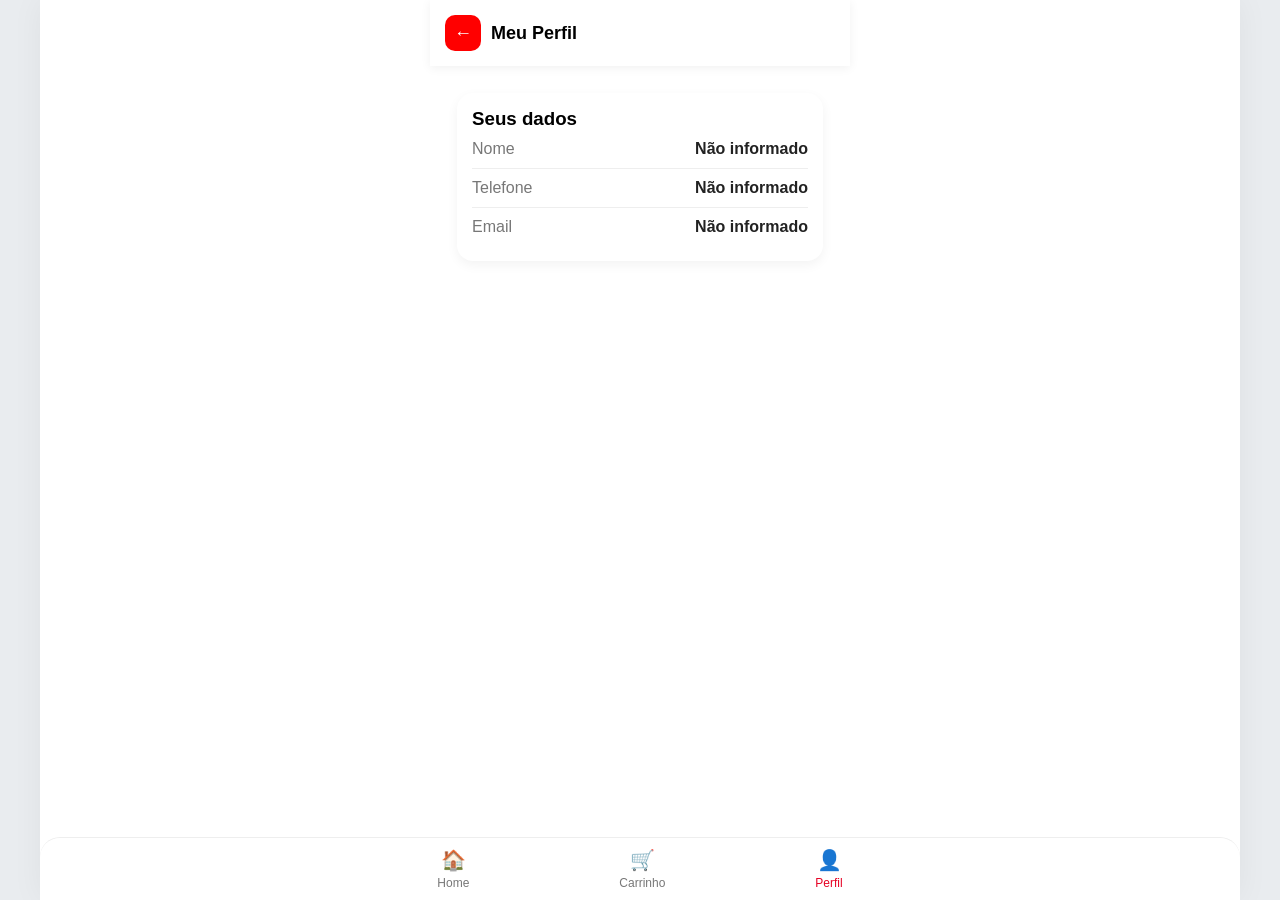
<file: perfil.html>
<!DOCTYPE html>
<html lang="pt-BR">
<head>
  <meta charset="UTF-8">
  <meta name="viewport" content="width=device-width, initial-scale=1.0">
  <title>Perfil</title>
<link rel="icon" href="favicon.png" type="image/png">
  <link rel="stylesheet" href="./style.css">
</head>

<body>

<div class="app">

  <!-- HEADER -->
  <div class="checkout-header">
    <button class="back-btn" onclick="history.back()">←</button>
    <h1>Meu Perfil</h1>
  </div>

  <!-- CONTEÚDO -->
  <div class="container">

    <section class="card">
      <h3>Seus dados</h3>

      <div class="linha-perfil">
        <span>Nome</span>
        <strong id="nome">Carregando...</strong>
      </div>

      <div class="linha-perfil">
        <span>Telefone</span>
        <strong id="telefone">Carregando...</strong>
      </div>

      <div class="linha-perfil">
        <span>Email</span>
        <strong id="email">Carregando...</strong>
      </div>

    </section>

  </div>

</div>

<!-- MENU (APENAS UM) -->
<div class="bottom-menu">
  <div class="menu-item" onclick="irPara('index.html')">
    <span>🏠</span>
    <p>Home</p>
  </div>

    <div class="menu-item" onclick="irPara('carrinho.html')">
    <span>🛒</span>
    <p>Carrinho</p>
  </div>

  <div class="menu-item ativo">
    <span>👤</span>
    <p>Perfil</p>
  </div>
</div>

<script>
const cliente = JSON.parse(localStorage.getItem("cliente")) || {};

document.getElementById("nome").innerText = cliente.nome || "Não informado";
document.getElementById("telefone").innerText = cliente.telefone || "Não informado";
document.getElementById("email").innerText = cliente.email || "Não informado";

function irPara(pagina){
  window.location.href = pagina;
}
</script>

</body>
</html>
</file>
<file: style.css>
* {
  margin: 0;
  padding: 0;
  box-sizing: border-box;
  font-family: 'Poppins', sans-serif;
}

body {
  background: #f5f5f5;
}

/* TOPO */
.location {
  background: white;
  padding: 12px;
  font-size: 14px;
  border-bottom: 1px solid #eee;
}

/* HERO (🔑 menor igual antes) */
.hero {
  width: 100%;
  height: 250px;
  position: relative;
  overflow: hidden;
}

.hero img {
  width: 100%;
  height: 100%;
  object-fit: cover;
  filter: brightness(0.9);
}

.hero::after {
  content: "";
  position: absolute;
  width: 100%;
  height: 100%;
  top: 0;
  left: 0;
  background: linear-gradient(to top, rgba(0,0,0,0.4), transparent);
}

/* SEÇÃO */
.section {
  padding: 10px;
}

.section h2 {
  font-size: 16px;
  margin-bottom: 10px;
}

/* CARDS */
.cards {
  display: grid;
  grid-template-columns: repeat(2, 1fr);
  gap: 8px; /* 🔥 menor */
}

.card {
  background: white;
  border-radius: 16px;
  overflow: hidden;
  box-shadow: 0 4px 10px rgba(0,0,0,0.08);
}

.card img {
  width: 100%;
  height: 120px;
  object-fit: cover;
}

.card img.img-contain {
  object-fit: contain;
  padding: 10px;
  background-color: #fff;
}

.card-content {
  padding: 10px;
}

.title {
  font-size: 14px;
  font-weight: 600;
}

.price {
  color: #d62828;
  font-weight: bold;
  margin: 4px 0;
}

/* BOTÃO */
.add-btn {
  width: 100%;
  padding: 10px;
  border: none;
  border-radius: 10px;
  background: #d62828;
  color: white;
  font-size: 13px;
  font-weight: 600;
  margin-top: 6px;
}

.add-btn:active {
  transform: scale(0.96);
}

/* MENU */
.bottom-menu {
  position: fixed;
  bottom: 0;
  width: 100%;
  background: white;
  display: flex;
  justify-content: space-around;
  padding: 8px 0;
  border-top: 1px solid #eee;
}

.menu-item {
  text-align: center;
  font-size: 11px;
  color: #555;
}

.menu-item span {
  display: block;
  font-size: 18px;
}

.menu-item p {
  margin-top: 2px;
}

.menu-item:active {
  transform: scale(0.9);
}

/* MODAL */
.modal {
  position: fixed;
  top: 0;
  left: 0;
  width: 100%;
  height: 100%;
  background: rgba(0,0,0,0.6);
  display: none;
  align-items: center;
  justify-content: center;
}

.modal-content {
  border-radius: 20px 20px 0 0;
  position: fixed;
  bottom: 0;
  left: 0;
  right: 0;

  max-height: 85vh;
  overflow-y: auto;
}

/* INPUT */
input, select {
  width: 100%;
  padding: 10px;
  margin-top: 10px;
  border-radius: 8px;
  border: 1px solid #ccc;
}

/* BOTÃO CONFIRMAR */
.confirmar {
  width: 100%;
  padding: 14px;
  border: none;
  border-radius: 10px;
  background: #d62828;
  color: white;
  margin-top: 10px;
}

/* LISTA */
.endereco-item {
  display: flex;
  justify-content: space-between;
  align-items: center;
  background: #f5f5f5;
  padding: 12px;
  border-radius: 10px;
  margin-bottom: 10px;
}

.endereco-info {
  flex: 1;
  cursor: pointer;
}

.btn-excluir {
  background: transparent;
  border: none;
  font-size: 18px;
  cursor: pointer;
  color: #999;
  margin-left: 10px;
}

.btn-excluir:hover {
  color: #d62828;
}

.popup {
  position: relative;
  top: 0;
  left: 0;
  width: 100%;
  height: 100%;
  background: rgba(0,0,0,0.6);
  display: none;
  align-items: center;
  justify-content: center;
  z-index: 999;
}

.popup-content {
  background: white;
  padding: 20px;
  border-radius: 16px;
  width: 90%;
  max-width: 400px;
}

.popup-content h3 {
  margin-bottom: 10px;
}

.popup-content label {
  display: block;
  margin-top: 10px;
  font-size: 13px;
}

.popup-content select,
.popup-content textarea {
  width: 100%;
  padding: 10px;
  margin-top: 5px;
  border-radius: 10px;
  border: 1px solid #ccc;
}

.popup-content textarea {
  resize: none;
  height: 80px;
}

.fechar-popup{
  position: absolute;
  top: 10px;      /* ⬅️ volta pra dentro */
  right: 10px;

  width: 34px;
  height: 34px;

  border-radius: 50%;
  border: none;

  background: #fff;
  color: #333;

  font-size: 18px;
  font-weight: bold;

  display: flex;
  align-items: center;
  justify-content: center;

  cursor: pointer;
  z-index: 10;

  box-shadow: 0 4px 10px rgba(0,0,0,0.15);
}

.fechar-popup:active{
  transform: scale(0.9);
}

.popup-content{
  position: relative;
  overflow: visible;
}

.opcoes-preparo {
  margin-top: 8px;
}

.opcao-card {
  display: flex !important;
  justify-content: space-between;
  align-items: center;
  padding: 14px;
  border-radius: 12px;
  background: #f7f7f7;
  margin-bottom: 10px;
  cursor: pointer;
  border: 2px solid transparent;
  transition: all 0.2s ease;
  position: relative;
}

.opcao-card input {
  display: none;
}

/* QUANDO SELECIONADO */
.opcao-card:has(input:checked) {
  background: #fff5f5;
  border: 2px solid #d62828;
}

/* TEXTO */
.info {
  display: flex;
  flex-direction: column;
}

.titulo {
  font-weight: 600;
  font-size: 14px;
}

.preco {
  font-size: 13px;
}

.preco.positivo {
  color: #d62828;
}

.preco.negativo {
  color: #2a9d8f;
}

/* RADIO CUSTOM */
.radio {
  width: 18px;
  height: 18px;
  border: 2px solid #ccc;
  border-radius: 50%;
  position: relative;
}

.opcao-card:has(input:checked) .radio {
  border-color: #d62828;
}

.opcao-card:has(input:checked) .radio::after {
  content: "";
  width: 10px;
  height: 10px;
  background: #d62828;
  border-radius: 50%;
  position: absolute;
  top: 50%;
  left: 50%;
  transform: translate(-50%, -50%);
}

/* CHECKBOX CUSTOM */
.checkbox-custom {
  width: 18px;
  height: 18px;
  border: 2px solid #ccc;
  border-radius: 4px;
  position: relative;
}

.opcao-card:has(input:checked) .checkbox-custom {
  border-color: #d62828;
}

.opcao-card:has(input:checked) .checkbox-custom::after {
  content: "";
  width: 10px;
  height: 10px;
  background: #d62828;
  border-radius: 2px;
  position: absolute;
  top: 50%;
  left: 50%;
  transform: translate(-50%, -50%);
}

.cart {
  position: relative;
}

#cart-count {
  position: absolute;
  top: -2px;
  right: 10px;
  background: #d62828;
  color: white;
  font-size: 10px;
  padding: 2px 6px;
  border-radius: 20px;
  font-weight: bold;
}

.popup {
  position: fixed;
  inset: 0;
  background: rgba(0,0,0,.4);
  display: none;
  align-items: flex-end;
  z-index: 999;
}

/* ANIMAÇÃO */
.popup-content {
  background: #fff;
  width: 100%;
  border-radius: 20px 20px 0 0;
  padding: 20px;
  padding-bottom: 30px;
  transform: translateY(100%);
  transition: transform 0.3s ease;
  max-height: 85vh;
  overflow-y: auto;
}

/* QUANDO ABRE */
.popup.active .popup-content {
  transform: translateY(0);
}

.opcao-card {
  transition: all 0.2s ease;
}

.opcao-card:active {
  transform: scale(0.97);
}

.opcao-card:has(input:checked) {
  background: #fff5f5;
  border: 2px solid #d62828;
  transform: scale(1.02);
}

.barra-bottom button {
  background: #d62828;
  transition: 0.2s;
}

.barra-bottom button:active {
  transform: scale(0.95);
}

/* ===== Carrinho ===== */
.cart-icon {
  position: fixed;
  top: 20px;
  right: 20px;
  font-size: 32px;
  z-index: 1000;
}

/* ===== Toast ===== */
.toast {
  position: fixed;
  bottom: 20px;
  right: 20px;
  background: #222;
  color: #fff;
  padding: 12px 18px;
  border-radius: 10px;
  opacity: 0;
  transform: translateY(20px);
  transition: all .3s ease;
  z-index: 9999;
}
.toast.show {
  opacity: 1;
  transform: translateY(0);
}

/* ===== Modal ===== */
.modal {
  display: none;
  position: fixed;
  inset: 0;
  background: rgba(0,0,0,0.5);
  justify-content: center;
  align-items: center;
  z-index: 9999;
}
.modal-content {
  background: #fff;
  padding: 25px;
  border-radius: 16px;
  text-align: center;
  width: 280px;
  animation: pop .3s ease;
}
.modal-content button {
  margin-top: 10px;
  padding: 10px 15px;
  border: none;
  background: black;
  color: white;
  border-radius: 8px;
  cursor: pointer;
}

@keyframes pop {
  from { transform: scale(.7); opacity: 0; }
  to { transform: scale(1); opacity: 1; }
}

/* ===== Produto voando ===== */
.fly-img {
  position: fixed;
  width: 60px;
  pointer-events: none;
  transition: transform .8s ease-in-out, opacity .8s;
  z-index: 9999;
}

.toast {
  position: fixed;
  bottom: 90px;
  left: 50%;
  transform: translateX(-50%) translateY(20px);
  background: #2ecc71;
  color: white;
  padding: 14px 18px;
  border-radius: 12px;
  font-size: 14px;
  opacity: 0;
  transition: all .3s ease;
  z-index: 9999;
  box-shadow: 0 6px 20px rgba(0,0,0,.2);
}

.toast.show {
  opacity: 1;
  transform: translateX(-50%) translateY(0);
}

.fly-item {
  position: fixed;
  width: 20px;
  height: 20px;
  background: #d62828;
  border-radius: 50%;
  z-index: 9999;
  pointer-events: none;
  transition: all 0.7s cubic-bezier(.65,.01,.3,1.2);
}

.cart-list{
  padding:15px;
}

.cart-item{
  display:flex;
  justify-content:space-between;
  align-items:center;
  background:#fff;
  padding:15px;
  border-radius:12px;
  margin-bottom:10px;
  box-shadow:0 5px 15px rgba(0,0,0,.08);
}

.qtd-box {
  display: flex;
  align-items: center;
  justify-content: space-between;

  background: #ff0000;
  border-radius: 40px;
  padding: 6px 12px;
  width: 110px;

  box-shadow: 0 4px 12px rgba(0,0,0,0.08);
}

/* botões */
.qtd-box button {
  border: none;
  background: transparent;
  font-size: 22px;
  font-weight: bold;
  color: #ffffff;
  cursor: pointer;

  width: 30px;
  height: 30px;

  display: flex;
  align-items: center;
  justify-content: center;

  transition: 0.2s;
}

/* efeito clique */
.qtd-box button:active {
  transform: scale(0.85);
}

/* número */
.qtd-box span {
  font-size: 18px;
  font-weight: 600;
  color: #ffffff;
  min-width: 20px;
  text-align: center;
}

/* divisórias (linhas no meio) */
.qtd-box span::before,
.qtd-box span::after {
  content: "";
  position: absolute;
  width: 1px;
  height: 20px;
  background: #ffffff;
}

.qtd-box {
  position: relative;
}

.qtd-box span::before {
  left: 35%;
}

.qtd-box span::after {
  right: 35%;
}

.resumo{
  background:#fff;
  padding:15px;
  margin:15px;
  border-radius:12px;
}

.linha, .total{
  display:flex;
  justify-content:space-between;
  margin-bottom:10px;
}

.total{
  font-size:18px;
}

.checkout-btn{
  position:fixed;
  bottom:0;
  width:100%;
  padding:18px;
  background:#d62828;
  color:white;
  font-size:18px;
  border:none;
}

body{
  margin:0;
  background:#f2f2f2;
  font-family:sans-serif;
}

.header{
  background:#fff;
  padding:15px;
  display:flex;
  gap:10px;
  align-items:center;
}

.item{
  background:#fff;
  display:flex;
  gap:10px;
  padding:10px;
  margin:10px;
  border-radius:10px;
  align-items:center;
}

.item img{
  width:70px;
  height:70px;
  border-radius:8px;
}

.qty button{
  width:30px;
  height:30px;
  border:none;
  background:#d62828;
  color:#fff;
  border-radius:50%;
}

.remove{
  border:none;
  background:none;
  font-size:20px;
}

.resumo,.entrega,.horario,.cupom{
  background:#fff;
  margin:10px;
  padding:15px;
  border-radius:10px;
}

.total{
  font-size:18px;
  font-weight:bold;
}

.checkout{
  position:fixed;
  bottom:0;
  width:100%;
  background:#d62828;
  color:#fff;
  border:none;
  padding:18px;
  font-size:18px;
}

main {
  padding-bottom: 100px;
}

.card {
  margin: 12px;
  border-radius: 16px;
}

.pagar {
  position: fixed;
  bottom: 15px;
  left: 10px;
  right: 10px;
  background: #d62828;
  color: #fff;
  padding: 18px;
  border: none;
  font-size: 18px;
  border-radius: 30px; /* arredondado */
  font-weight: 600;
}

.topo {
  display:flex;
  align-items:center;
  gap:10px;
  padding:15px;
  background:#fff;
}

.voltar {
  border:none;
  background:none;
  font-size:28px;
  color:#d62828;
  cursor:pointer;
  font-weight:bold;
}

.produto {
  display:flex;
  gap:12px;
}

.produto img {
  width:75px;
  height:75px;
  border-radius:12px;
  object-fit:cover;
}

.produto h3 {
  font-size:16px;
  margin:0;
}

.produto p {
  font-size:13px;
  color:#666;
}

.checkout-header {
  position: sticky;
  top: 0;
  background: #fff;
  display: flex;
  align-items: center;
  gap: 12px;
  padding: 14px 16px;
  z-index: 999;
  box-shadow: 0 2px 10px rgba(0,0,0,0.06);
}

.back-btn {
  background: #ff0000; /* sua cor da marca */
  border: none;
  color: white;
  width: 38px;
  height: 38px;
  border-radius: 50%;
  font-size: 22px;
  display: flex;
  align-items: center;
  justify-content: center;
}

.checkout-header h1 {
  font-size: 18px;
  font-weight: 600;
}

.floating-pay-btn {
  position: fixed;
  bottom: 20px;
  left: 16px;
  right: 16px;
  background: #ff0000;
  color: white;
  border: none;
  padding: 16px;
  border-radius: 30px;
  font-size: 16px;
  font-weight: 600;
  box-shadow: 0 10px 25px rgba(0,0,0,0.15);
  z-index: 9999;
}

.payment-area {
  padding: 20px 16px 30px;
  background: #fff;
}

.pay-btn {
  width: 100%;
  background: #ff0000;
  color: white;
  border: none;
  padding: 16px;
  border-radius: 32px;
  font-size: 17px;
  font-weight: 600;
  box-shadow: 0 6px 18px rgba(0,0,0,0.12);
}

/* ===== BASE ===== */
body{
  margin: 0;
  font-family: Arial, sans-serif;
  background: #f5f5f5;
  padding-bottom: 70px; /* espaço pro menu */
}

/* ===== APP CENTRAL ===== */
.app{
  max-width: 420px;
  margin: 0 auto;
}

/* ===== HEADER ===== */
.checkout-header{
  display: flex;
  align-items: center;
  gap: 10px;

  padding: 15px;
  background: white;
}

/* BOTÃO VOLTAR */
.back-btn{
  width: 36px;
  height: 36px;

  border-radius: 10px;
  border: none;

  background: #ff0000;
  color: white;

  display: flex;
  align-items: center;
  justify-content: center;

  font-size: 18px;
  cursor: pointer;

  transition: 0.2s;
}

.back-btn:active{
  transform: scale(0.9);
}

/* ===== CONTAINER ===== */
.container{
  padding: 15px;
}

/* ===== CARD ===== */
.card{
  background: white;
  border-radius: 16px;
  padding: 15px;
  margin-bottom: 15px;

  box-shadow: 0 4px 12px rgba(0,0,0,0.05);
}

/* ===== LINHAS PERFIL ===== */
.linha-perfil{
  display: flex;
  justify-content: space-between;
  align-items: center;

  padding: 10px 0;
  border-bottom: 1px solid #eee;
}

.linha-perfil:last-child{
  border-bottom: none;
}

.linha-perfil span{
  color: #777;
}

.linha-perfil strong{
  color: #222;
}

/* ===== MENU INFERIOR ===== */
.bottom-menu{
  position: fixed;
  bottom: 0;
  left: 50%;
  transform: translateX(-50%);

  width: 100%;
  max-width: 420px;

  background: white;
  border-top: 1px solid #eee;

  display: flex;
  justify-content: space-around;
  align-items: center;

  padding: 10px 0;
  z-index: 1000;
}

/* ITENS MENU */
.menu-item{
  display: flex;
  flex-direction: column;
  align-items: center;
  justify-content: center;

  font-size: 12px;
  color: #777;
  cursor: pointer;
}

.menu-item span{
  font-size: 20px;
  margin-bottom: 4px;
}

.menu-item p{
  margin: 0;
}

/* ATIVO */
.menu-item.ativo{
  color: #e60023;
}

.endereco-form {
  display: flex;
  flex-direction: column;
  gap: 10px;
  padding-bottom: 20px; /* evita botão colado */
}

.endereco-form input,
.endereco-form select {
  width: 100%;
  padding: 12px;
  border-radius: 10px;
  border: 1px solid #ddd;
  font-size: 14px;
  background: #f9fafb;
}

.endereco-form input:focus {
  border-color: #d62828;
  outline: none;
  background: #fff;
}

/* ==========================================
   DESKTOP LAYOUT (Telas maiores que 768px)
   ========================================== */
@media (min-width: 768px) {
  body {
    max-width: 1200px;
    margin: 0 auto;
    position: relative;
    box-shadow: 0 0 30px rgba(0,0,0,0.05);
    background: #ffffff;
    min-height: 100vh;
  }

  html {
    background-color: #e9ecef;
  }

  /* Grid com 4 colunas em vez de 2 */
  .cards {
    grid-template-columns: repeat(4, 1fr) !important;
    gap: 20px !important;
  }

  .card img {
    height: 180px;
  }

  /* Imagem do hero com altura maior */
  .hero {
    height: 400px;
    border-radius: 0 0 20px 20px;
  }

  /* Menu inferior acompanhando o container central */
  .bottom-menu {
    max-width: 1200px;
    border-radius: 20px 20px 0 0;
    justify-content: center;
    gap: 150px;
  }

  .section {
    padding: 30px;
  }
  
  .section h2 {
    font-size: 26px;
    margin-bottom: 24px;
  }

  /* Modais e Popups centralizados */
  .modal-content, .popup-content {
    max-width: 600px !important;
    margin: 0 auto;
    border-radius: 20px !important;
    bottom: auto;
    position: relative;
  }

  .modal, .popup {
    align-items: center !important;
  }

  .popup-content {
    transform: scale(0.9) translateY(20px);
  }

  .popup.active .popup-content {
    transform: scale(1) translateY(0);
  }

  /* Ajuste no modal de endereços se tiver muito conteúdo */
  #modalEndereco .modal-content {
    max-height: 80vh;
  }
  
  /* Botão de fechar ajeitado pro desktop */
  .fechar-popup {
    top: 15px;
    right: 15px;
  }
}

@media (min-width: 1024px) {
  .cards {
    grid-template-columns: repeat(5, 1fr) !important;
  }
}
</file>
<file: pagamento.css>
/* ===============================
   RESET + BASE
================================ */

*{
  box-sizing:border-box;
  font-family: 'Poppins', sans-serif;
}

body{
  margin:0;
  background:#f4f4f4;
}

/* ===============================
   CONTAINER PRINCIPAL
================================ */

.container{
  max-width:480px;
  margin:0 auto;
  padding:16px;
}

/* ===============================
   HEADER
================================ */

.header{
  background:#fff;
  display:flex;
  align-items:center;
  gap:12px;
  padding:14px;
  border-radius:12px;
  margin-bottom:16px;
  box-shadow:0 4px 10px rgba(0,0,0,.06);
}

.header button{
  border:none;
  background:#ff0000;
  color:#fff;
  width:38px;
  height:38px;
  border-radius:50%;
  font-size:18px;
}

.header h2{
  font-size:18px;
  font-weight:600;
  margin:0;
}

/* ===============================
   CARDS
================================ */

.card{
  background:#fff;
  border-radius:16px;
  padding:16px;
  margin-bottom:16px;
  box-shadow:0 6px 14px rgba(0,0,0,.06);
}

.card h3{
  margin:0 0 12px;
  font-size:16px;
}

/* ===============================
   FORMULÁRIOS
================================ */

.card label{
  font-size:13px;
  font-weight:600;
  margin-bottom:6px;
  display:block;
}

.card input,
.card textarea{
  width:100%;
  padding:12px;
  border-radius:10px;
  border:1px solid #ddd;
  background:#f9fafb;
  margin-bottom:12px;
  font-size:14px;
}

.card textarea{
  resize:none;
  height:80px;
}

.card input:focus,
.card textarea:focus{
  outline:none;
  border-color:#ff0000;
  background:#fff;
}

/* ===============================
   OPÇÕES DE PAGAMENTO
================================ */

.opcao{
  display:flex;
  align-items:center;
  gap:10px;
  padding:14px;
  border:1px solid #ddd;
  border-radius:12px;
  margin-bottom:10px;
  background:#fafafa;
  cursor:pointer;
}

.opcao input{
  margin:0;
}

/* ===============================
   RESUMO
================================ */

.linha{
  display:flex;
  justify-content:space-between;
  margin-bottom:8px;
}

.total{
  border-top:1px solid #eee;
  padding-top:10px;
  font-size:18px;
  font-weight:700;
  color:#d32f2f;
}

/* ===============================
   BOTÃO FINAL
================================ */

.btn-finalizar{
  width:100%;
  padding:18px;
  background:#d32f2f;
  color:#fff;
  border:none;
  border-radius:30px;
  font-size:17px;
  font-weight:600;
  margin:10px 0 30px;
  box-shadow:0 8px 20px rgba(0,0,0,.15);
}

.btn-finalizar:active{
  transform:scale(.97);
}

/* ===============================
   RESPONSIVO
================================ */

@media (min-width:900px){
  .container{
    max-width:720px;
  }
}

.troco-box{
  display:block;
  margin:10px 0 14px;
}

.troco-box input{
  width:100%;
  padding:12px;
  border-radius:10px;
  border:1px solid #ddd;
  margin-bottom:8px;
}

.troco-box button{
  width:100%;
  padding:12px;
  border:none;
  border-radius:10px;
  background:#ff0000;
  color:#fff;              /* 👈 texto branco */
  font-weight:600;
}


.troco-box{
  max-height:0;
  overflow:hidden;
  opacity:0;
  transition:all .35s ease;
}

.troco-box.ativo{
  max-height:160px;
  opacity:1;
}

.pix-area{
  max-height:0;
  overflow:hidden;
  opacity:0;
  transform:translateY(-6px);
  transition:all .35s ease;
}

.pix-area.ativo{
  max-height:200px;
  opacity:1;
  transform:translateY(0);
}

.pix-box{
  display:flex;
  justify-content:space-between;
  align-items:center;
  background:#f7f7f7;
  padding:12px;
  border-radius:10px;
  margin-bottom:6px;
}

.pix-box button{
  background:#d32f2f;
  color:#fff;
  border:none;
  padding:8px 14px;
  border-radius:8px;
  font-weight:600;
}

.pix-aviso{
  font-size:12px;
  color:#777;
  margin:0;
}

.opcao input[type="radio"]{
  display:none;
}

.opcao{
  cursor:pointer;
  transition:.2s ease;
}

.opcao:has(input:checked){
  border:2px solid #ff0000;
  background:#fff3ee;
}
input[type="radio"]{
  display:none;
}

.pix-aviso{
  font-size:12px;
  color:#777;
  margin-top:6px;
  text-align:left;
}

#btnCopiarPix{
  transition:.25s ease;
}

#btnCopiarPix.copiado{
  background:#16a34a; /* verde */
  transform:scale(1.05);
}

.entrega .opcao{
  padding:14px;
  border:2px solid #de6b49;
  border-radius:12px;
  background:#fff3ee;
  font-weight:600;
}

.endereco-entrega{
  margin-top:8px;
  font-size:14px;
  color:#555;
}
</file>
